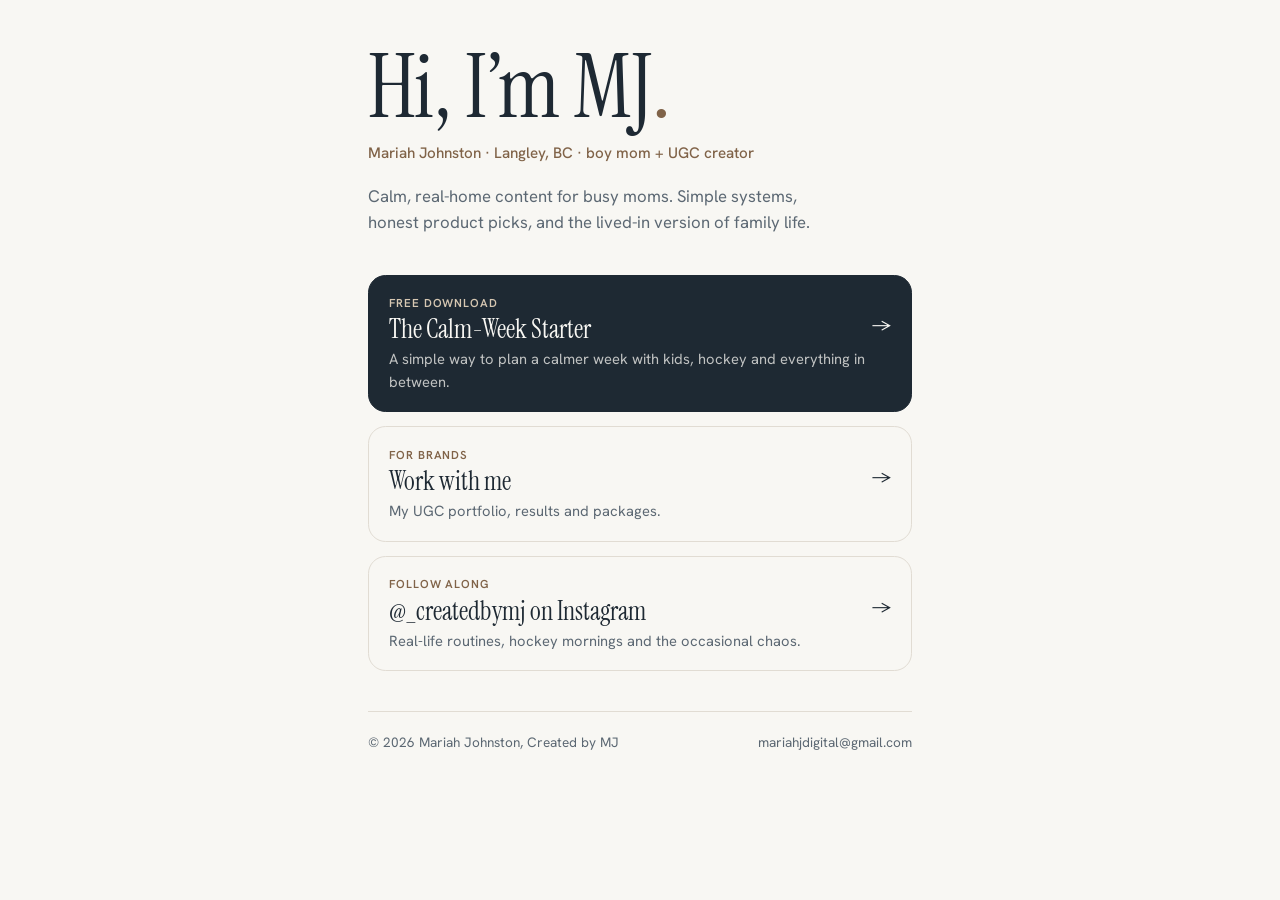
<file: index.html>
<!DOCTYPE html>
<html lang="en">
<head>
<meta charset="UTF-8">
<meta name="viewport" content="width=device-width, initial-scale=1, viewport-fit=cover">
<title>Mariah Johnston (MJ) | Created by MJ</title>
<meta name="description" content="Calm, real-home content for busy moms. Free Calm-Week Starter, UGC portfolio, and more from @_createdbymj.">
<link rel="preconnect" href="https://fonts.googleapis.com">
<link rel="preconnect" href="https://fonts.gstatic.com" crossorigin>
<link href="https://fonts.googleapis.com/css2?family=Hanken+Grotesk:wght@400;500;600&family=Instrument+Serif:ital@0;1&display=swap" rel="stylesheet">
<style>
  :root {
    --paper: 248 247 243; --shell: 239 236 229; --ink: 30 41 51; --slate2: 92 104 115;
    --oat: 214 199 178; --walnut: 128 99 72; --line: 225 220 211;
    color-scheme: light;
  }
  @media (prefers-color-scheme: dark) {
    :root {
      --paper: 23 27 31; --shell: 33 38 44; --ink: 236 233 226; --slate2: 166 172 178;
      --oat: 120 104 86; --walnut: 214 186 152; --line: 52 58 65; color-scheme: dark;
    }
  }
  *, *::before, *::after { box-sizing: border-box; }
  html, body { margin: 0; }
  body {
    background: rgb(var(--paper)); color: rgb(var(--ink));
    font-family: "Hanken Grotesk", system-ui, -apple-system, "Segoe UI", sans-serif;
    -webkit-font-smoothing: antialiased; line-height: 1.5;
    padding: max(48px, env(safe-area-inset-top)) max(20px, env(safe-area-inset-right)) max(40px, env(safe-area-inset-bottom)) max(20px, env(safe-area-inset-left));
  }
  main { max-width: 34rem; margin: 0 auto; display: grid; gap: 2.5rem; }
  .display { font-family: "Instrument Serif", Georgia, "Times New Roman", serif; font-weight: 400; letter-spacing: -0.01em; }
  h1 { margin: 0; font-size: clamp(3.5rem, 14vw, 5.5rem); line-height: .9; }
  h1 .dot { color: rgb(var(--walnut)); }
  .who { margin: .9rem 0 0; color: rgb(var(--walnut)); font-weight: 500; font-size: .95rem; }
  .intro { margin: 1.25rem 0 0; color: rgb(var(--slate2)); font-size: 1.05rem; max-width: 30rem; }
  .links { display: grid; gap: .9rem; }
  .card {
    display: grid; gap: .25rem; text-decoration: none; color: inherit;
    border: 1px solid rgb(var(--line)); border-radius: 1.1rem; padding: 1.15rem 1.25rem;
    background: rgb(var(--paper)); transition: border-color .2s, transform .2s;
  }
  .card:hover { border-color: rgb(var(--walnut)); transform: translateY(-1px); }
  .card .label { font-size: .72rem; letter-spacing: .08em; text-transform: uppercase; color: rgb(var(--walnut)); font-weight: 600; }
  .card .title { font-family: "Instrument Serif", Georgia, serif; font-size: 1.65rem; line-height: 1.1; }
  .card .note { color: rgb(var(--slate2)); font-size: .92rem; }
  .card.feature { background: rgb(var(--ink)); color: rgb(var(--paper)); border-color: rgb(var(--ink)); }
  .card.feature .label { color: rgb(var(--oat)); }
  .card.feature .note { color: rgb(var(--paper) / .75); }
  .arrow { float: right; font-family: "Hanken Grotesk", sans-serif; font-size: 1.1rem; }
  footer { display: flex; flex-wrap: wrap; gap: 1rem 1.5rem; justify-content: space-between; color: rgb(var(--slate2)); font-size: .85rem; border-top: 1px solid rgb(var(--line)); padding-top: 1.25rem; }
  footer a { color: inherit; }
  a:focus-visible { outline: 2px solid rgb(var(--walnut)); outline-offset: 3px; }
</style>
</head>
<body>
<main>
  <header>
    <h1 class="display">Hi, I’m MJ<span class="dot">.</span></h1>
    <p class="who">Mariah Johnston · Langley, BC · boy mom + UGC creator</p>
    <p class="intro">Calm, real-home content for busy moms. Simple systems, honest product picks, and the lived-in version of family life.</p>
  </header>

  <nav class="links" aria-label="Main links">
    <a class="card feature" href="/calm-week-starter.html">
      <span class="label">Free download</span>
      <span class="title">The Calm-Week Starter <span class="arrow" aria-hidden="true">→</span></span>
      <span class="note">A simple way to plan a calmer week with kids, hockey and everything in between.</span>
    </a>
    <a class="card" href="/portfolio.html">
      <span class="label">For brands</span>
      <span class="title">Work with me <span class="arrow" aria-hidden="true">→</span></span>
      <span class="note">My UGC portfolio, results and packages.</span>
    </a>
    <a class="card" href="https://www.instagram.com/_createdbymj/" target="_blank" rel="noopener">
      <span class="label">Follow along</span>
      <span class="title">@_createdbymj on Instagram <span class="arrow" aria-hidden="true">→</span></span>
      <span class="note">Real-life routines, hockey mornings and the occasional chaos.</span>
    </a>
  </nav>

  <footer>
    <span>© 2026 Mariah Johnston, Created by MJ</span>
    <span>mariahjdigital@gmail.com</span>
  </footer>
</main>
</body>
</html>
</file>
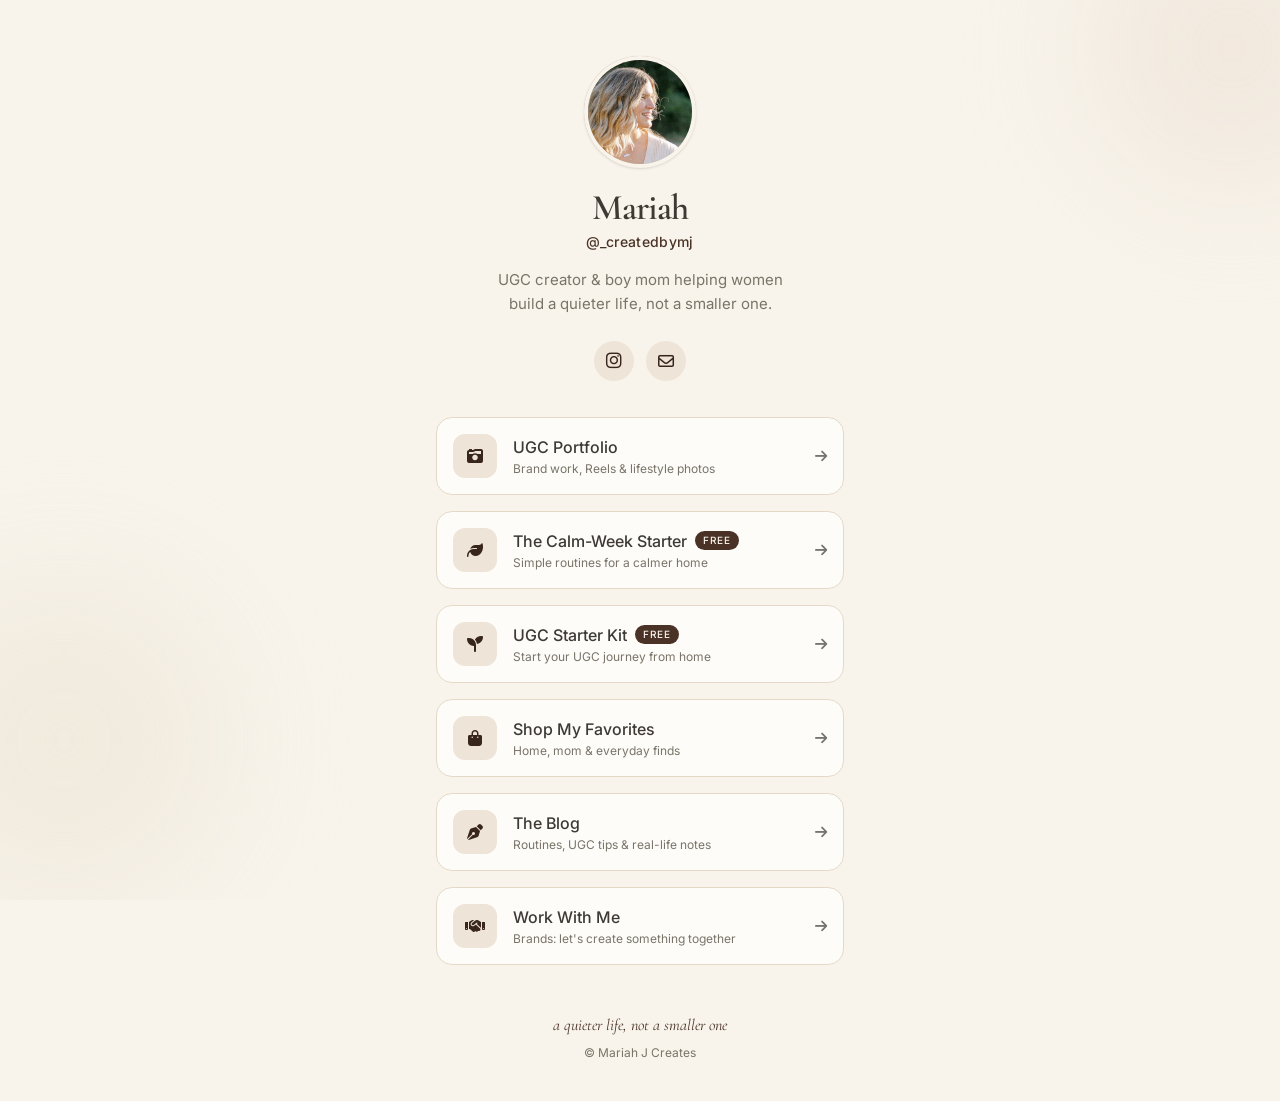
<file: mariahjcreates-site/index.html>
<!DOCTYPE html>
<html lang="en">
<head>
  <meta charset="UTF-8">
  <meta name="viewport" content="width=device-width, initial-scale=1.0">
  <title>Mariah J Creates</title>
  <meta name="description" content="UGC creator and boy mom helping women build a quieter life, not a smaller one.">
  <meta property="og:title" content="Mariah J Creates">
  <meta property="og:description" content="UGC creator and boy mom helping women build a quieter life, not a smaller one.">
  <meta property="og:image" content="https://mariahjcreates.com/images/mariah-full.jpg">
  <link rel="icon" href="/images/profile.jpg">
  <link rel="preconnect" href="https://fonts.googleapis.com">
  <link rel="preconnect" href="https://fonts.gstatic.com" crossorigin>
  <link href="https://fonts.googleapis.com/css2?family=Cormorant+Garamond:ital,wght@0,500;0,600;1,500&family=Inter:wght@400;500&display=swap" rel="stylesheet">
  <link rel="stylesheet" href="https://cdnjs.cloudflare.com/ajax/libs/font-awesome/6.5.2/css/all.min.css">
  <link rel="stylesheet" href="/assets/styles.css">
</head>
<body data-page="home" class="bg-cream text-ink font-sans min-h-screen flex flex-col">
  <div aria-hidden="true" class="pointer-events-none fixed inset-0 -z-10 overflow-hidden">
    <div class="absolute -top-24 -right-24 w-72 h-72 rounded-full bg-espresso-mist opacity-70 blur-3xl"></div>
    <div class="absolute bottom-0 -left-24 w-80 h-80 rounded-full bg-linen opacity-80 blur-3xl"></div>
  </div>
  <main class="relative mx-auto w-full max-w-md px-5 pt-14 pb-10 flex flex-col items-center text-center fade">
    <div class="w-28 h-28 rounded-full p-1 bg-gradient-to-br from-espresso-soft to-sand shadow-sm">
      <img id="profile-photo" src="/images/profile.jpg" alt="Mariah" class="w-full h-full rounded-full object-cover ring-4 ring-cream">
    </div>
    <h1 id="name" class="mt-5 font-serif text-4xl font-semibold tracking-tight">Mariah</h1>
    <p id="handle" class="mt-1 text-sm text-espresso font-medium tracking-wide"></p>
    <p id="bio" class="mt-4 max-w-xs text-[15px] leading-relaxed text-muted"></p>
    <nav id="socials" aria-label="Social media" class="mt-6 flex items-center gap-3"></nav>
    <section id="links" aria-label="Links" class="mt-9 w-full flex flex-col gap-4"></section>
    <footer class="mt-12 text-xs text-muted">
      <p id="tagline" class="font-serif italic text-base text-espresso"></p>
      <p class="mt-2">&copy; Mariah J Creates</p>
    </footer>
  </main>
  <script src="/assets/site.js"></script>
</body>
</html>
</file>
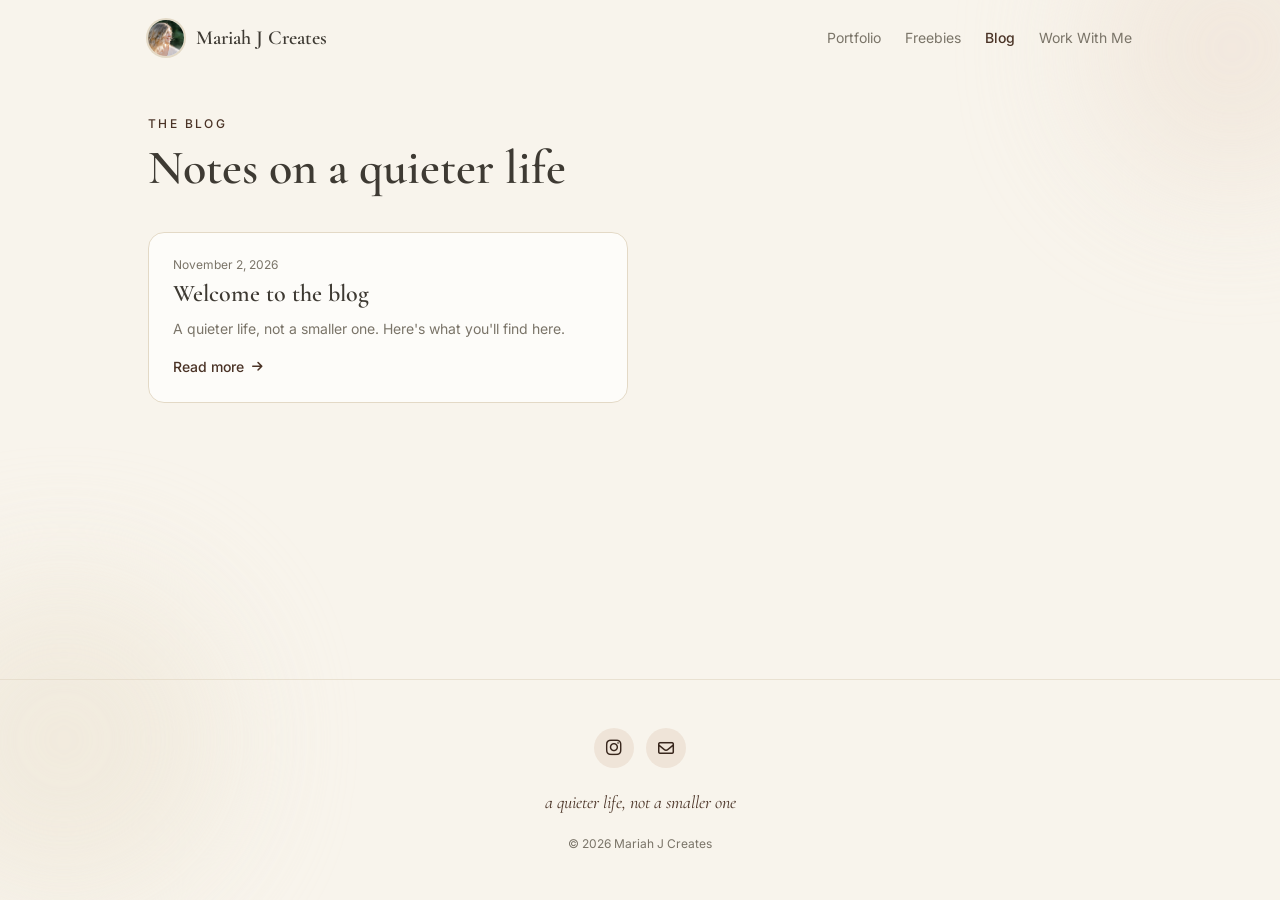
<file: blog.html>
<!DOCTYPE html>
<html lang="en">
<head>
  <meta charset="UTF-8">
  <meta name="viewport" content="width=device-width, initial-scale=1.0">
  <title>Blog | Mariah J Creates</title>
  <meta name="description" content="Simple routines, UGC tips and real-life notes from Mariah.">
  <meta property="og:title" content="Blog | Mariah J Creates">
  <meta property="og:description" content="Simple routines, UGC tips and real-life notes from Mariah.">
  <meta property="og:image" content="https://mariahjcreates.com/images/mariah-full.jpg">
  <link rel="icon" href="/images/profile.jpg">
  <link rel="preconnect" href="https://fonts.googleapis.com">
  <link rel="preconnect" href="https://fonts.gstatic.com" crossorigin>
  <link href="https://fonts.googleapis.com/css2?family=Cormorant+Garamond:ital,wght@0,500;0,600;1,500&family=Inter:wght@400;500&display=swap" rel="stylesheet">
  <link rel="stylesheet" href="https://cdnjs.cloudflare.com/ajax/libs/font-awesome/6.5.2/css/all.min.css">
  <link rel="stylesheet" href="/assets/styles.css">
</head>
<body data-page="blog" class="bg-cream text-ink font-sans min-h-screen flex flex-col">
  <div aria-hidden="true" class="pointer-events-none fixed inset-0 -z-10 overflow-hidden">
    <div class="absolute -top-24 -right-24 w-72 h-72 rounded-full bg-espresso-mist opacity-70 blur-3xl"></div>
    <div class="absolute bottom-0 -left-24 w-80 h-80 rounded-full bg-linen opacity-80 blur-3xl"></div>
  </div>
  <header id="site-header" class="relative"></header>
  <main class="relative mx-auto w-full max-w-5xl px-5 py-10 fade">
    <p class="text-xs uppercase tracking-[0.2em] text-espresso font-medium">The Blog</p>
    <h1 class="mt-3 font-serif text-4xl md:text-5xl font-semibold">Notes on a quieter life</h1>
    <section id="posts" class="mt-10 grid md:grid-cols-2 gap-6"></section>
  </main>
  <footer id="site-footer" class="mt-auto border-t border-sand/70"></footer>
  <script src="/assets/site.js"></script>
</body>
</html>
</file>
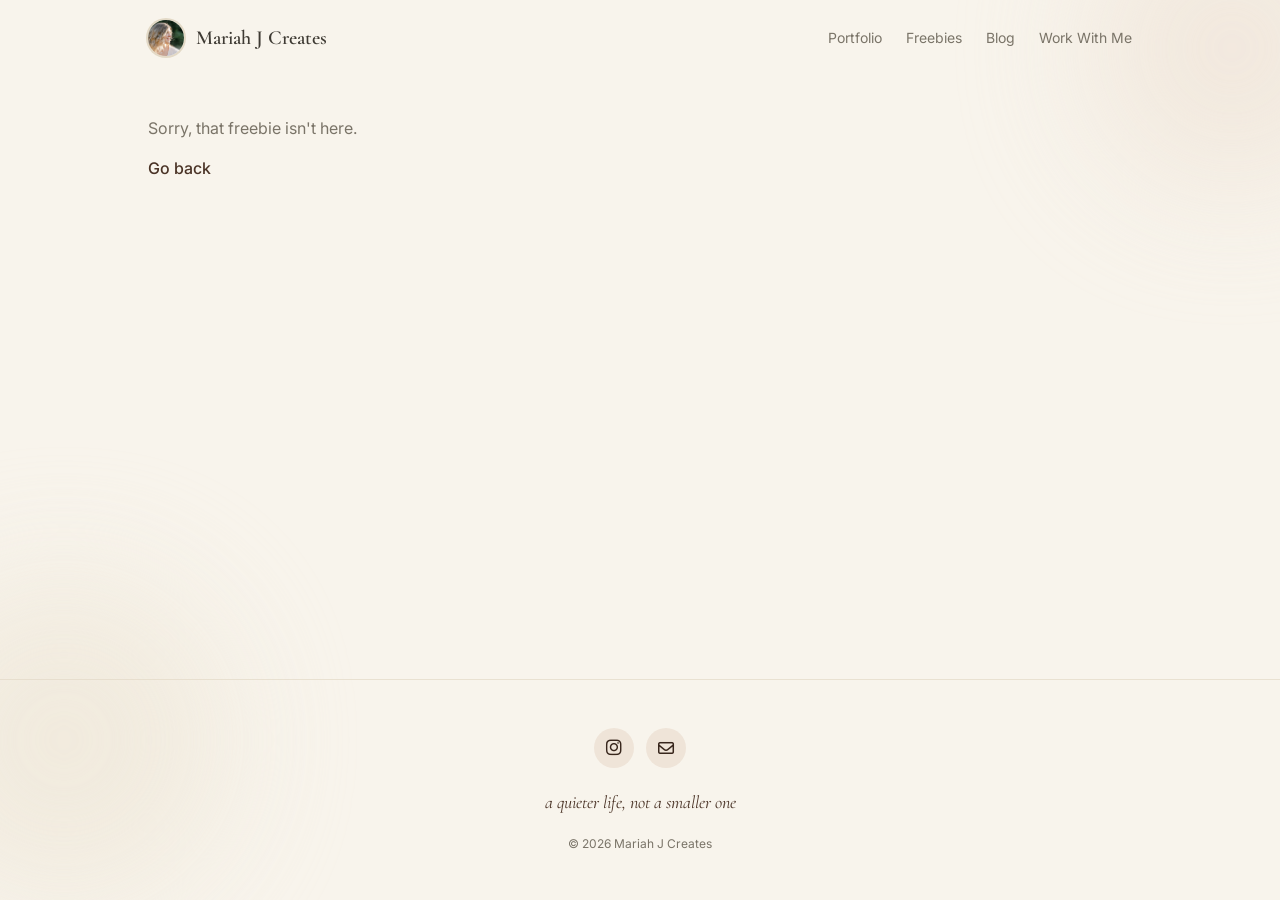
<file: freebie.html>
<!DOCTYPE html>
<html lang="en">
<head>
  <meta charset="UTF-8">
  <meta name="viewport" content="width=device-width, initial-scale=1.0">
  <title>Free Resource | Mariah J Creates</title>
  <meta name="description" content="UGC creator and boy mom helping women build a quieter life, not a smaller one.">
  <meta property="og:title" content="Free Resource | Mariah J Creates">
  <meta property="og:description" content="UGC creator and boy mom helping women build a quieter life, not a smaller one.">
  <meta property="og:image" content="https://mariahjcreates.com/images/mariah-full.jpg">
  <link rel="icon" href="/images/profile.jpg">
  <link rel="preconnect" href="https://fonts.googleapis.com">
  <link rel="preconnect" href="https://fonts.gstatic.com" crossorigin>
  <link href="https://fonts.googleapis.com/css2?family=Cormorant+Garamond:ital,wght@0,500;0,600;1,500&family=Inter:wght@400;500&display=swap" rel="stylesheet">
  <link rel="stylesheet" href="https://cdnjs.cloudflare.com/ajax/libs/font-awesome/6.5.2/css/all.min.css">
  <link rel="stylesheet" href="/assets/styles.css">
</head>
<body data-page="freebie" class="bg-cream text-ink font-sans min-h-screen flex flex-col">
  <div aria-hidden="true" class="pointer-events-none fixed inset-0 -z-10 overflow-hidden">
    <div class="absolute -top-24 -right-24 w-72 h-72 rounded-full bg-espresso-mist opacity-70 blur-3xl"></div>
    <div class="absolute bottom-0 -left-24 w-80 h-80 rounded-full bg-linen opacity-80 blur-3xl"></div>
  </div>
  <header id="site-header" class="relative"></header>
  <main id="freebie" class="relative mx-auto w-full max-w-5xl px-5 py-10 fade">
    <div class="grid md:grid-cols-2 gap-10 items-start">
      <div id="f-image" class="aspect-[4/5] rounded-3xl overflow-hidden bg-espresso-mist flex items-center justify-center text-espresso text-6xl"><i class="fa-solid fa-gift"></i></div>
      <div>
        <span class="text-[10px] uppercase tracking-widest font-medium rounded-full bg-espresso text-cream px-2 py-0.5">Free</span>
        <h1 id="f-title" class="mt-4 font-serif text-4xl md:text-5xl font-semibold leading-tight"></h1>
        <p id="f-subtitle" class="mt-2 text-espresso font-medium"></p>
        <p id="f-description" class="mt-5 text-muted leading-relaxed"></p>
        <ul id="f-bullets" class="mt-6 space-y-3 text-sm"></ul>
        <form id="signup" name="freebie-signup" method="POST" data-netlify="true" netlify-honeypot="company" class="mt-8 rounded-2xl border border-sand bg-white/70 p-5 space-y-3">
          <input type="hidden" name="form-name" value="freebie-signup">
          <input type="hidden" name="freebie" value="">
          <p class="hidden"><label>Company <input name="company"></label></p>
          <label class="block text-sm"><span class="sr-only">First name</span><input name="first_name" required placeholder="First name" class="field"></label>
          <label class="block text-sm"><span class="sr-only">Email</span><input name="email" type="email" required placeholder="Email address" class="field"></label>
          <button type="submit" class="btn-primary w-full rounded-full px-6 py-3 text-sm font-medium">Send it to me</button>
          <p class="text-[11px] text-muted text-center">You'll also get my emails. Unsubscribe anytime.</p>
        </form>
        <div id="thanks" class="hidden mt-8 rounded-2xl bg-espresso-mist p-6">
          <p class="font-serif text-2xl font-semibold">You're in!</p>
          <p class="mt-2 text-sm text-muted">Thanks for signing up. Your freebie is on its way.</p>
          <a id="download" hidden href="#" target="_blank" rel="noopener" class="btn-primary mt-4 inline-flex items-center gap-2 rounded-full px-6 py-3 text-sm font-medium"><i class="fa-solid fa-download"></i> Download now</a>
        </div>
      </div>
    </div>
  </main>
  <footer id="site-footer" class="mt-auto border-t border-sand/70"></footer>
  <script src="/assets/site.js"></script>
</body>
</html>
</file>
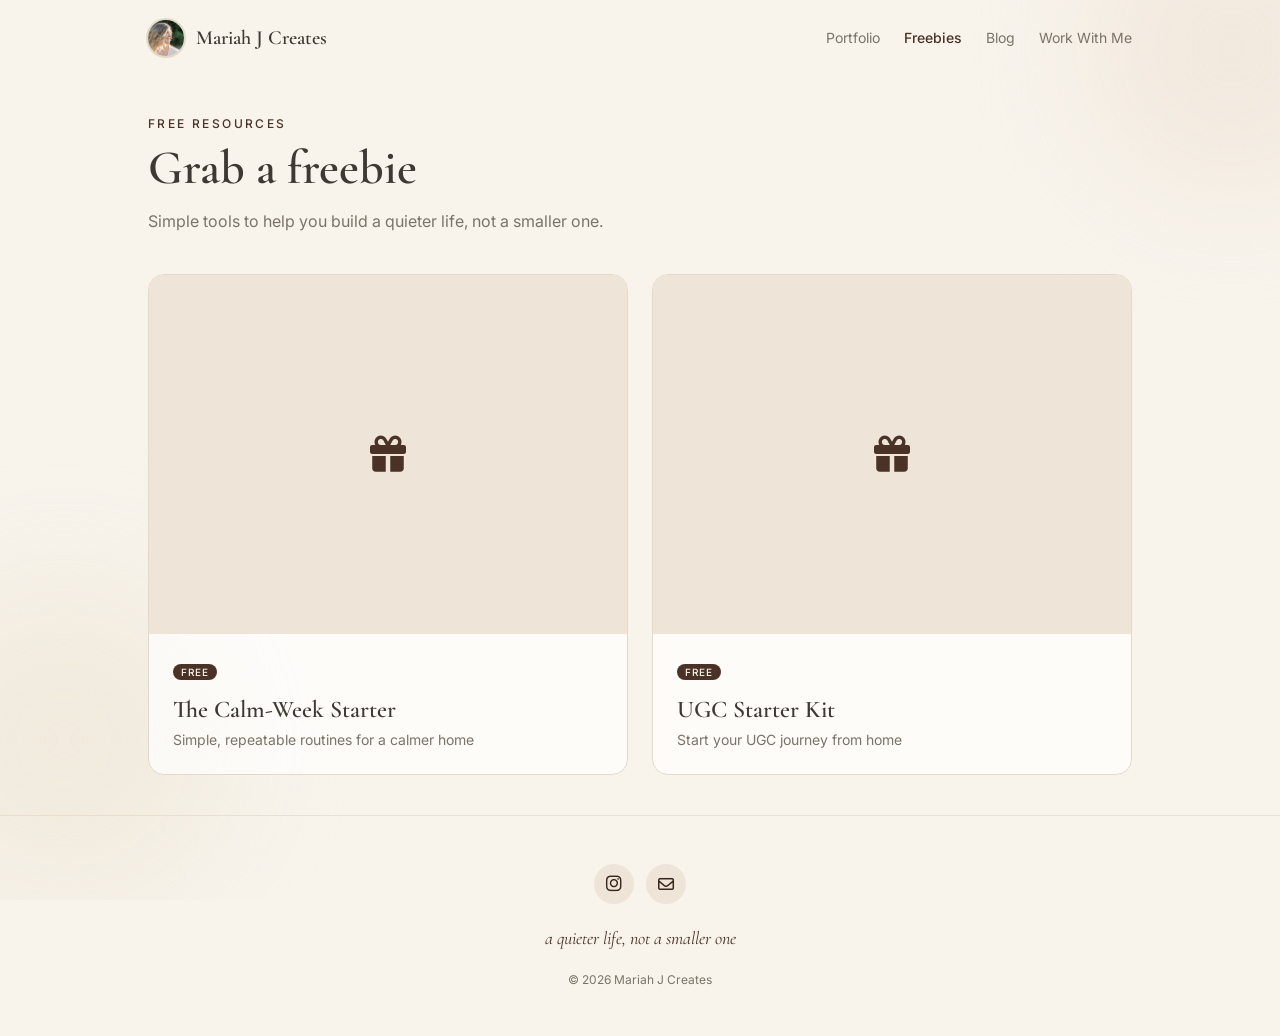
<file: freebies.html>
<!DOCTYPE html>
<html lang="en">
<head>
  <meta charset="UTF-8">
  <meta name="viewport" content="width=device-width, initial-scale=1.0">
  <title>Free Resources | Mariah J Creates</title>
  <meta name="description" content="Free guides for moms building a calmer home and a business of their own.">
  <meta property="og:title" content="Free Resources | Mariah J Creates">
  <meta property="og:description" content="Free guides for moms building a calmer home and a business of their own.">
  <meta property="og:image" content="https://mariahjcreates.com/images/mariah-full.jpg">
  <link rel="icon" href="/images/profile.jpg">
  <link rel="preconnect" href="https://fonts.googleapis.com">
  <link rel="preconnect" href="https://fonts.gstatic.com" crossorigin>
  <link href="https://fonts.googleapis.com/css2?family=Cormorant+Garamond:ital,wght@0,500;0,600;1,500&family=Inter:wght@400;500&display=swap" rel="stylesheet">
  <link rel="stylesheet" href="https://cdnjs.cloudflare.com/ajax/libs/font-awesome/6.5.2/css/all.min.css">
  <link rel="stylesheet" href="/assets/styles.css">
</head>
<body data-page="freebies" class="bg-cream text-ink font-sans min-h-screen flex flex-col">
  <div aria-hidden="true" class="pointer-events-none fixed inset-0 -z-10 overflow-hidden">
    <div class="absolute -top-24 -right-24 w-72 h-72 rounded-full bg-espresso-mist opacity-70 blur-3xl"></div>
    <div class="absolute bottom-0 -left-24 w-80 h-80 rounded-full bg-linen opacity-80 blur-3xl"></div>
  </div>
  <header id="site-header" class="relative"></header>
  <main class="relative mx-auto w-full max-w-5xl px-5 py-10 fade">
    <p class="text-xs uppercase tracking-[0.2em] text-espresso font-medium">Free resources</p>
    <h1 class="mt-3 font-serif text-4xl md:text-5xl font-semibold">Grab a freebie</h1>
    <p class="mt-4 text-muted max-w-xl leading-relaxed">Simple tools to help you build a quieter life, not a smaller one.</p>
    <section id="freebie-list" class="mt-10 grid sm:grid-cols-2 gap-6"></section>
  </main>
  <footer id="site-footer" class="mt-auto border-t border-sand/70"></footer>
  <script src="/assets/site.js"></script>
</body>
</html>
</file>
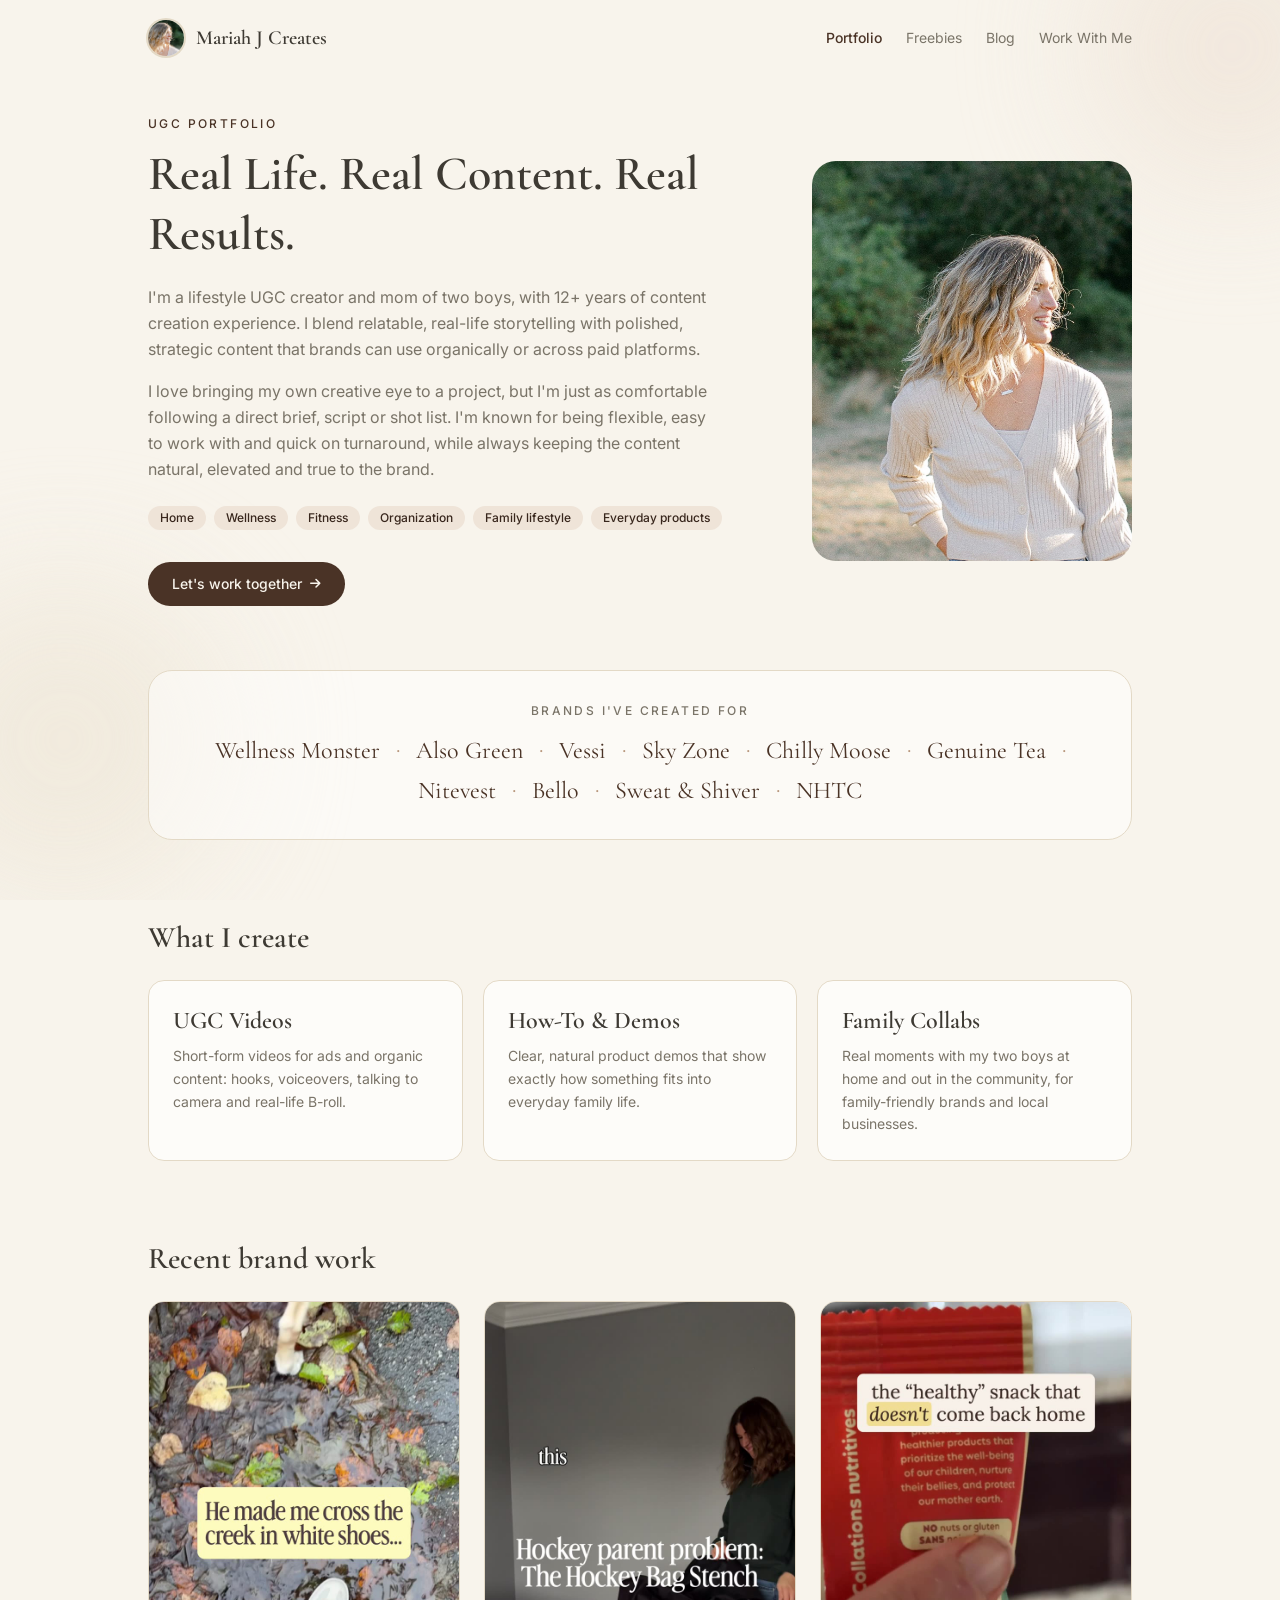
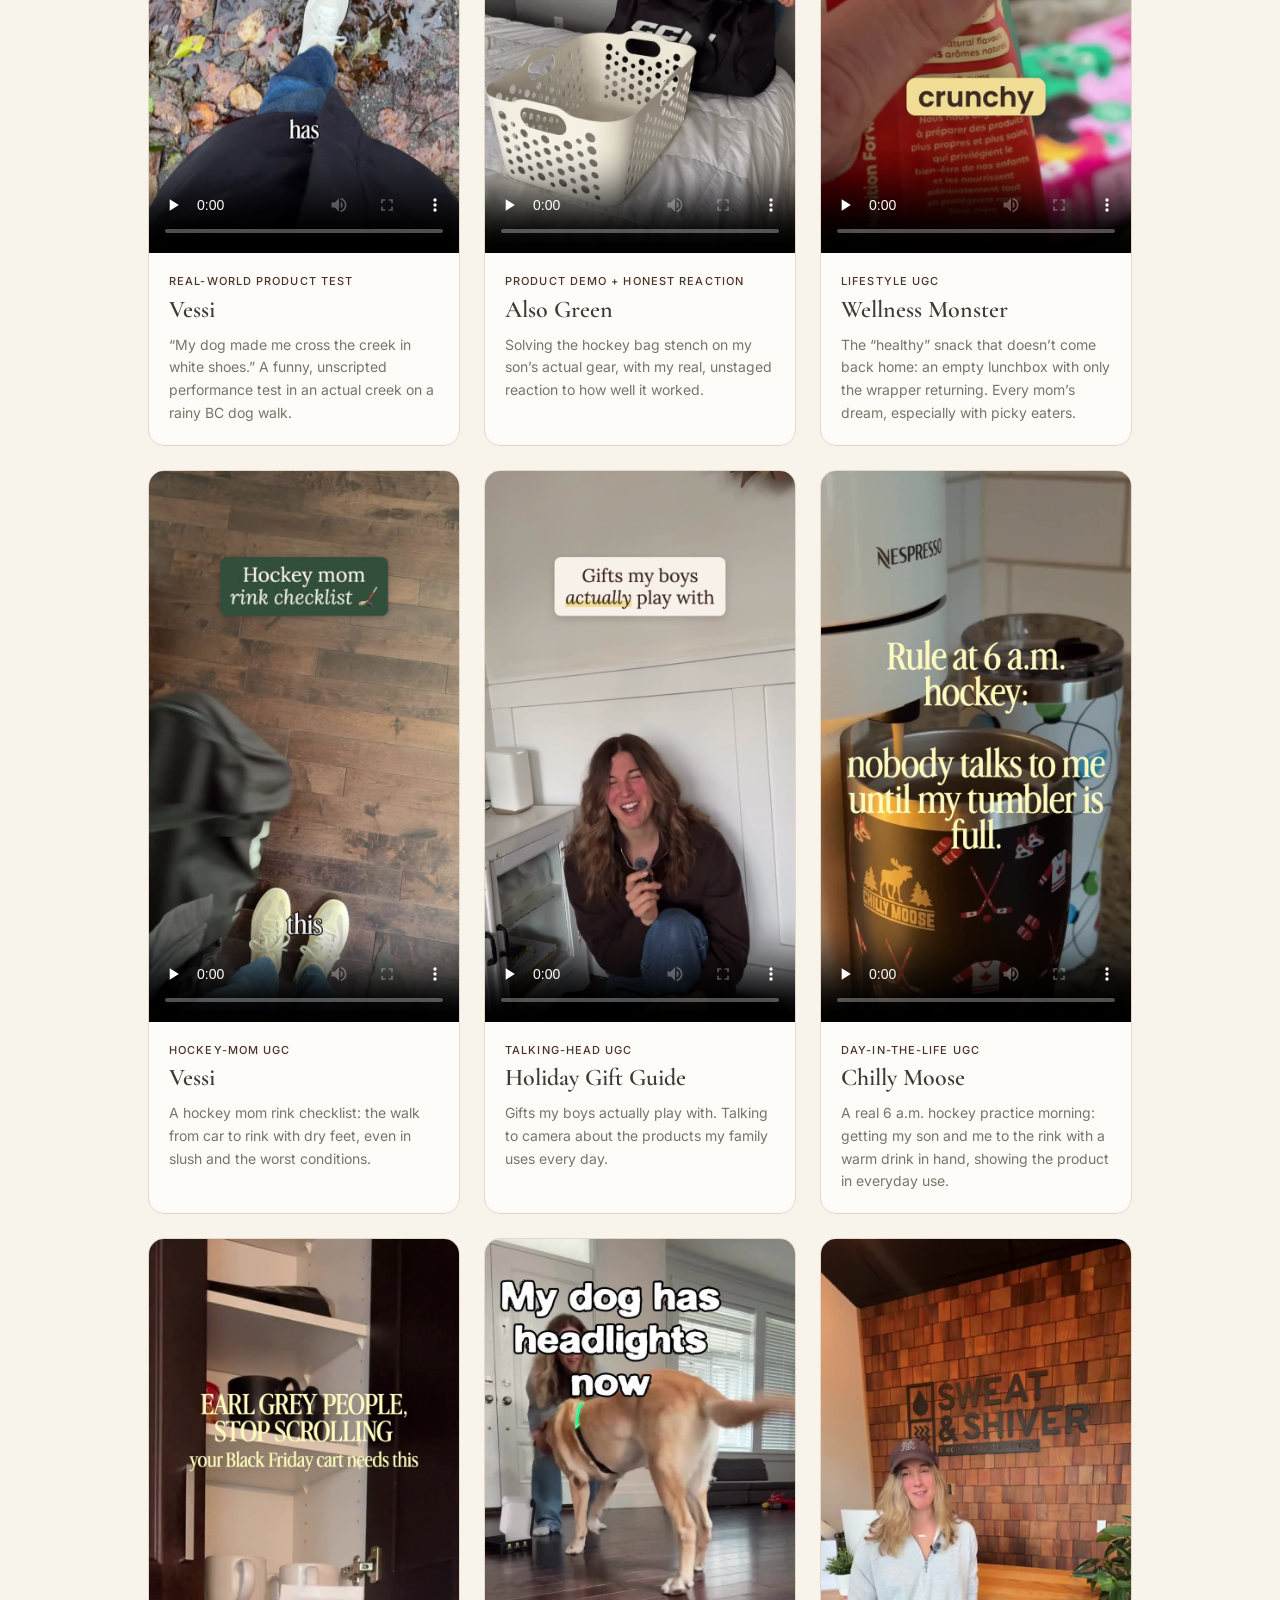
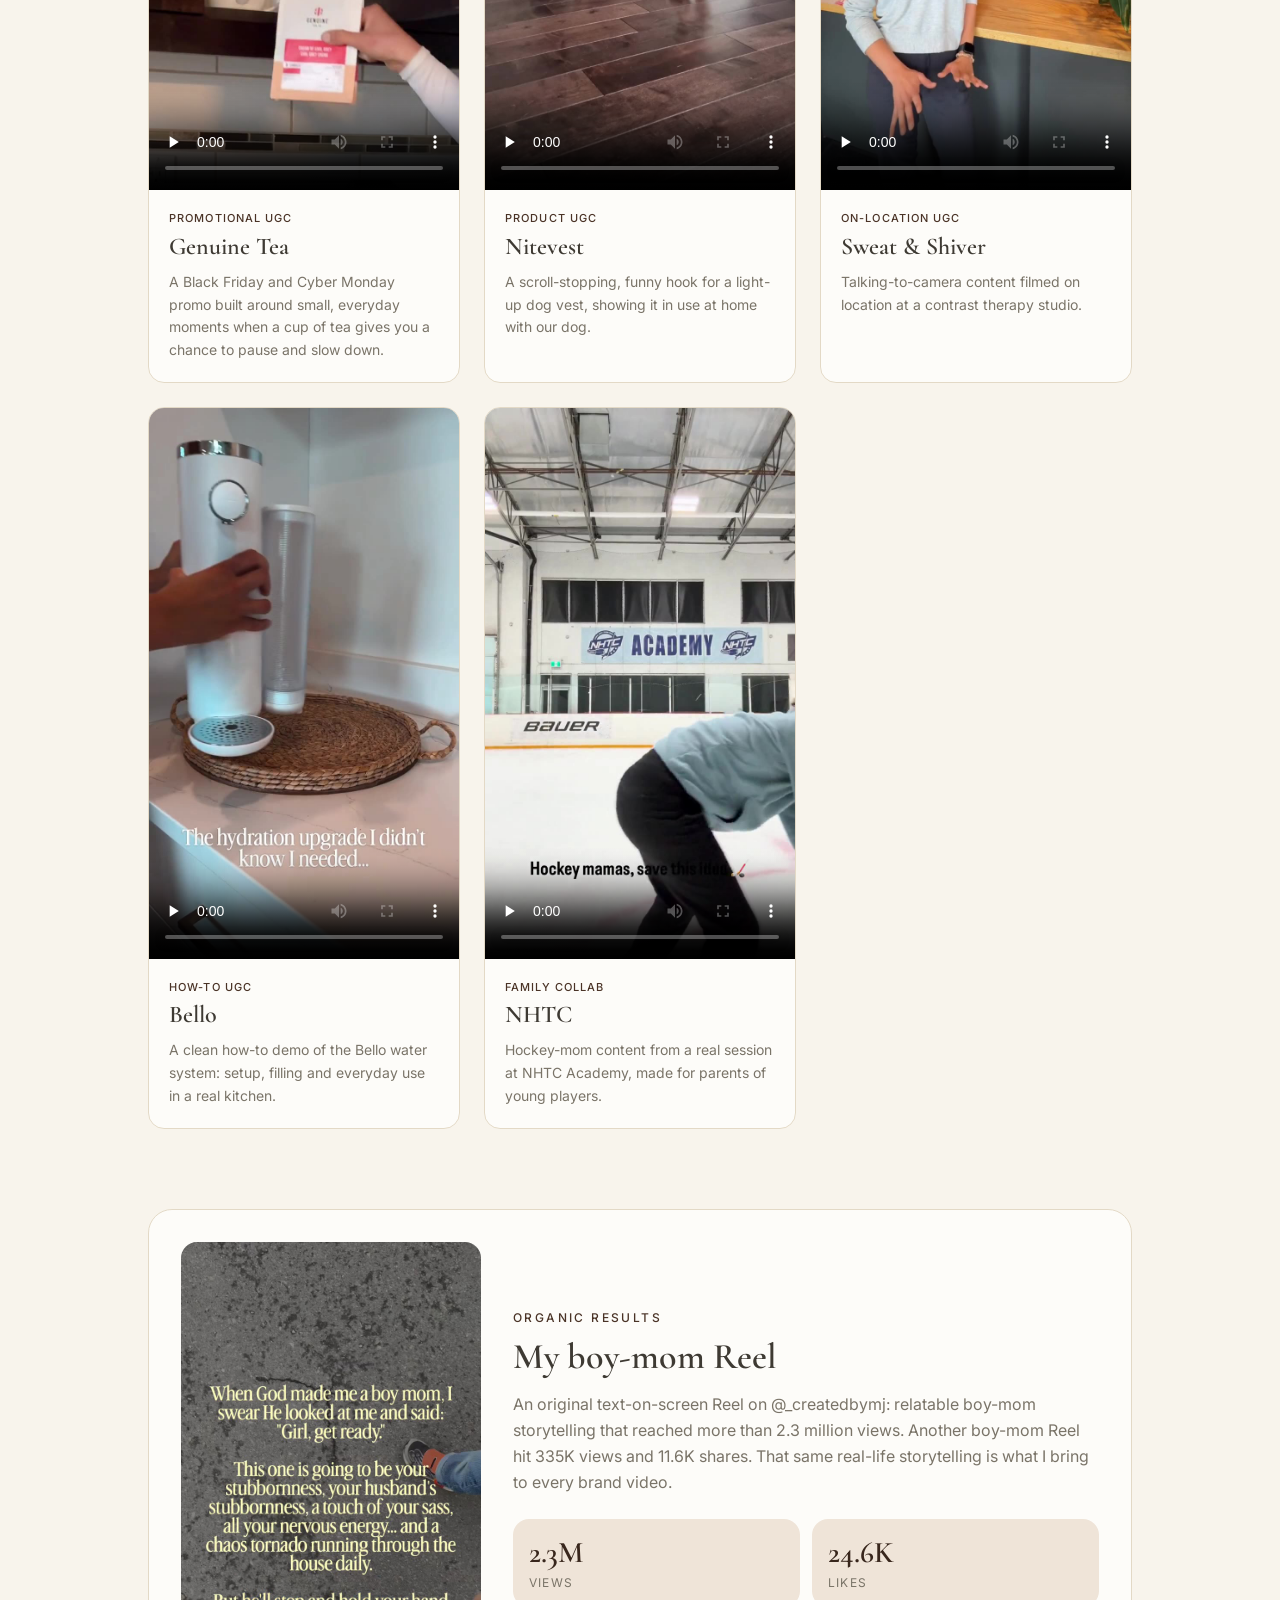
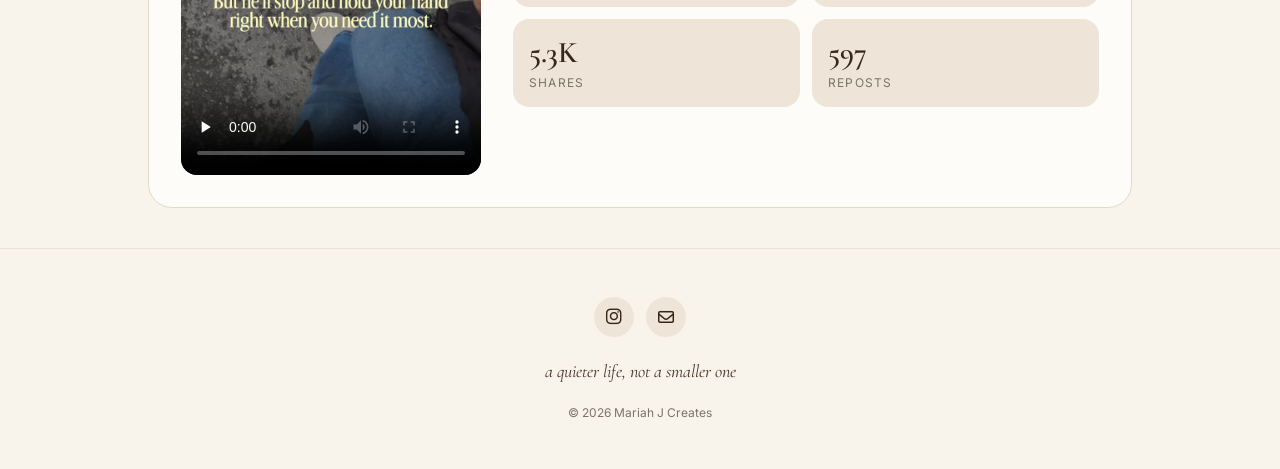
<file: portfolio.html>
<!DOCTYPE html>
<html lang="en">
<head>
  <meta charset="UTF-8">
  <meta name="viewport" content="width=device-width, initial-scale=1.0">
  <title>UGC Portfolio | Mariah J Creates</title>
  <meta name="description" content="UGC videos and lifestyle photos by Mariah, a former corporate marketer and boy mom.">
  <meta property="og:title" content="UGC Portfolio | Mariah J Creates">
  <meta property="og:description" content="UGC videos and lifestyle photos by Mariah, a former corporate marketer and boy mom.">
  <meta property="og:image" content="https://mariahjcreates.com/images/mariah-full.jpg">
  <link rel="icon" href="/images/profile.jpg">
  <link rel="preconnect" href="https://fonts.googleapis.com">
  <link rel="preconnect" href="https://fonts.gstatic.com" crossorigin>
  <link href="https://fonts.googleapis.com/css2?family=Cormorant+Garamond:ital,wght@0,500;0,600;1,500&family=Inter:wght@400;500&display=swap" rel="stylesheet">
  <link rel="stylesheet" href="https://cdnjs.cloudflare.com/ajax/libs/font-awesome/6.5.2/css/all.min.css">
  <link rel="stylesheet" href="/assets/styles.css">
</head>
<body data-page="portfolio" class="bg-cream text-ink font-sans min-h-screen flex flex-col">
  <div aria-hidden="true" class="pointer-events-none fixed inset-0 -z-10 overflow-hidden">
    <div class="absolute -top-24 -right-24 w-72 h-72 rounded-full bg-espresso-mist opacity-70 blur-3xl"></div>
    <div class="absolute bottom-0 -left-24 w-80 h-80 rounded-full bg-linen opacity-80 blur-3xl"></div>
  </div>
  <header id="site-header" class="relative"></header>
  <main class="relative mx-auto w-full max-w-5xl px-5 py-10 fade">
    <section class="grid md:grid-cols-[1fr_320px] gap-10 items-center">
      <div>
        <p class="text-xs uppercase tracking-[0.2em] text-espresso font-medium">UGC Portfolio</p>
        <h1 id="headline" class="mt-3 font-serif text-4xl md:text-5xl font-semibold leading-tight"></h1>
        <div id="intro" class="mt-5 text-muted leading-relaxed max-w-xl space-y-4"></div>
        <div id="focus" class="mt-6 flex flex-wrap gap-2"></div>
        <a href="/work-with-me" class="btn-primary mt-8 inline-flex items-center gap-2 rounded-full px-6 py-3 text-sm font-medium">Let's work together <i class="fa-solid fa-arrow-right text-xs"></i></a>
      </div>
      <img src="/images/mariah-full.jpg" alt="Mariah" class="w-full aspect-[4/5] object-cover rounded-3xl">
    </section>
    <section id="brands-wrap" hidden class="mt-16 rounded-3xl border border-sand bg-white/50 px-6 py-8 text-center">
      <p class="text-xs uppercase tracking-[0.2em] text-muted font-medium">Brands I've created for</p>
      <div id="brands" class="mt-4 flex flex-wrap items-center justify-center gap-x-4 gap-y-2"></div>
    </section>
    <h2 class="mt-20 font-serif text-3xl font-semibold">What I create</h2>
    <section id="services" class="mt-6 grid md:grid-cols-3 gap-5"></section>
    <h2 class="mt-20 font-serif text-3xl font-semibold">Recent brand work</h2>
    <section id="projects" class="mt-6 grid sm:grid-cols-2 lg:grid-cols-3 gap-6"></section>
    <section id="highlight-wrap" hidden class="mt-20">
      <div id="highlight" class="rounded-3xl border border-sand bg-white/70 p-6 md:p-8 flex flex-col md:flex-row gap-8 md:items-center"></div>
    </section>
  </main>
  <footer id="site-footer" class="mt-auto border-t border-sand/70"></footer>
  <script src="/assets/site.js"></script>
</body>
</html>
</file>
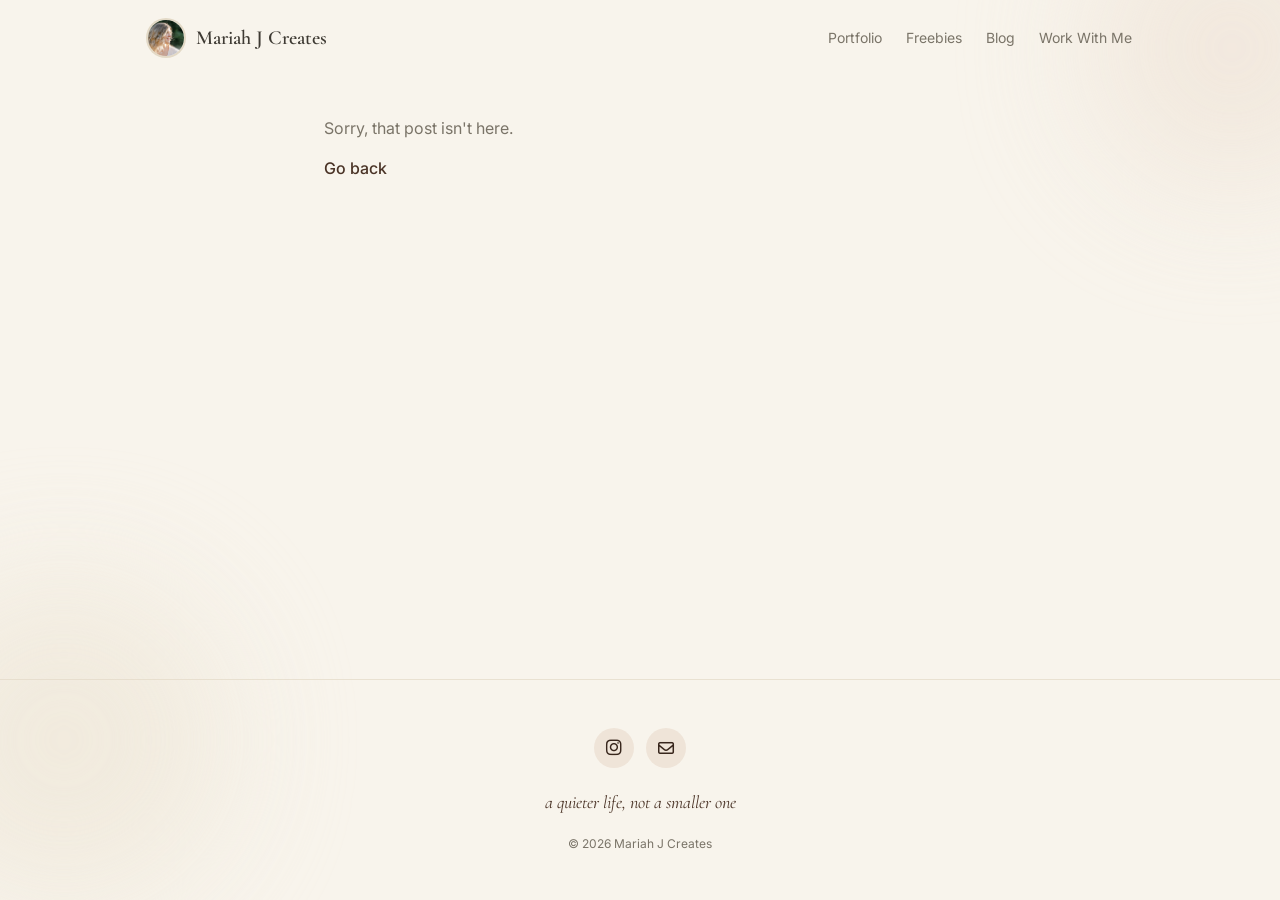
<file: post.html>
<!DOCTYPE html>
<html lang="en">
<head>
  <meta charset="UTF-8">
  <meta name="viewport" content="width=device-width, initial-scale=1.0">
  <title>Blog | Mariah J Creates</title>
  <meta name="description" content="UGC creator and boy mom helping women build a quieter life, not a smaller one.">
  <meta property="og:title" content="Blog | Mariah J Creates">
  <meta property="og:description" content="UGC creator and boy mom helping women build a quieter life, not a smaller one.">
  <meta property="og:image" content="https://mariahjcreates.com/images/mariah-full.jpg">
  <link rel="icon" href="/images/profile.jpg">
  <link rel="preconnect" href="https://fonts.googleapis.com">
  <link rel="preconnect" href="https://fonts.gstatic.com" crossorigin>
  <link href="https://fonts.googleapis.com/css2?family=Cormorant+Garamond:ital,wght@0,500;0,600;1,500&family=Inter:wght@400;500&display=swap" rel="stylesheet">
  <link rel="stylesheet" href="https://cdnjs.cloudflare.com/ajax/libs/font-awesome/6.5.2/css/all.min.css">
  <link rel="stylesheet" href="/assets/styles.css">
</head>
<body data-page="post" class="bg-cream text-ink font-sans min-h-screen flex flex-col">
  <div aria-hidden="true" class="pointer-events-none fixed inset-0 -z-10 overflow-hidden">
    <div class="absolute -top-24 -right-24 w-72 h-72 rounded-full bg-espresso-mist opacity-70 blur-3xl"></div>
    <div class="absolute bottom-0 -left-24 w-80 h-80 rounded-full bg-linen opacity-80 blur-3xl"></div>
  </div>
  <header id="site-header" class="relative"></header>
  <main class="relative mx-auto w-full max-w-2xl px-5 py-10 fade">
    <article id="post"></article>
  </main>
  <footer id="site-footer" class="mt-auto border-t border-sand/70"></footer>
  <script src="/assets/marked.js"></script>
  <script src="/assets/site.js"></script>
</body>
</html>
</file>
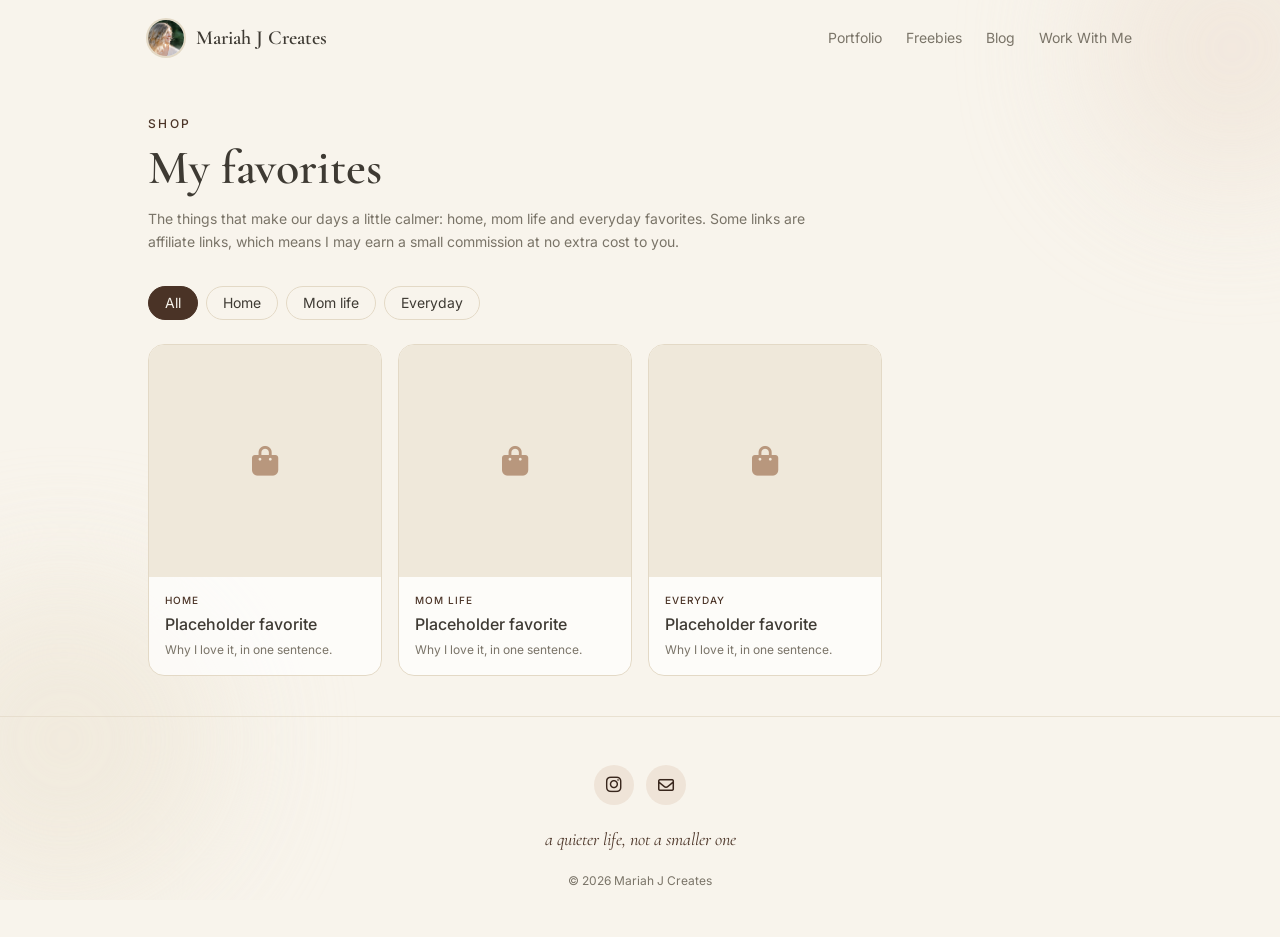
<file: shop.html>
<!DOCTYPE html>
<html lang="en">
<head>
  <meta charset="UTF-8">
  <meta name="viewport" content="width=device-width, initial-scale=1.0">
  <title>Shop My Favorites | Mariah J Creates</title>
  <meta name="description" content="Home, mom life and everyday favorites from Mariah.">
  <meta property="og:title" content="Shop My Favorites | Mariah J Creates">
  <meta property="og:description" content="Home, mom life and everyday favorites from Mariah.">
  <meta property="og:image" content="https://mariahjcreates.com/images/mariah-full.jpg">
  <link rel="icon" href="/images/profile.jpg">
  <link rel="preconnect" href="https://fonts.googleapis.com">
  <link rel="preconnect" href="https://fonts.gstatic.com" crossorigin>
  <link href="https://fonts.googleapis.com/css2?family=Cormorant+Garamond:ital,wght@0,500;0,600;1,500&family=Inter:wght@400;500&display=swap" rel="stylesheet">
  <link rel="stylesheet" href="https://cdnjs.cloudflare.com/ajax/libs/font-awesome/6.5.2/css/all.min.css">
  <link rel="stylesheet" href="/assets/styles.css">
</head>
<body data-page="shop" class="bg-cream text-ink font-sans min-h-screen flex flex-col">
  <div aria-hidden="true" class="pointer-events-none fixed inset-0 -z-10 overflow-hidden">
    <div class="absolute -top-24 -right-24 w-72 h-72 rounded-full bg-espresso-mist opacity-70 blur-3xl"></div>
    <div class="absolute bottom-0 -left-24 w-80 h-80 rounded-full bg-linen opacity-80 blur-3xl"></div>
  </div>
  <header id="site-header" class="relative"></header>
  <main class="relative mx-auto w-full max-w-5xl px-5 py-10 fade">
    <p class="text-xs uppercase tracking-[0.2em] text-espresso font-medium">Shop</p>
    <h1 class="mt-3 font-serif text-4xl md:text-5xl font-semibold">My favorites</h1>
    <p id="shop-intro" class="mt-4 text-muted max-w-2xl leading-relaxed text-sm"></p>
    <a id="shopmy" hidden href="#" target="_blank" rel="noopener" class="btn-primary mt-6 inline-flex items-center gap-2 rounded-full px-6 py-3 text-sm font-medium"><i class="fa-solid fa-bag-shopping"></i> Visit my ShopMy</a>
    <div id="shop-filters" class="mt-8 flex flex-wrap gap-2"></div>
    <section id="shop-items" class="mt-6 grid grid-cols-2 md:grid-cols-3 lg:grid-cols-4 gap-4"></section>
  </main>
  <footer id="site-footer" class="mt-auto border-t border-sand/70"></footer>
  <script src="/assets/site.js"></script>
</body>
</html>
</file>
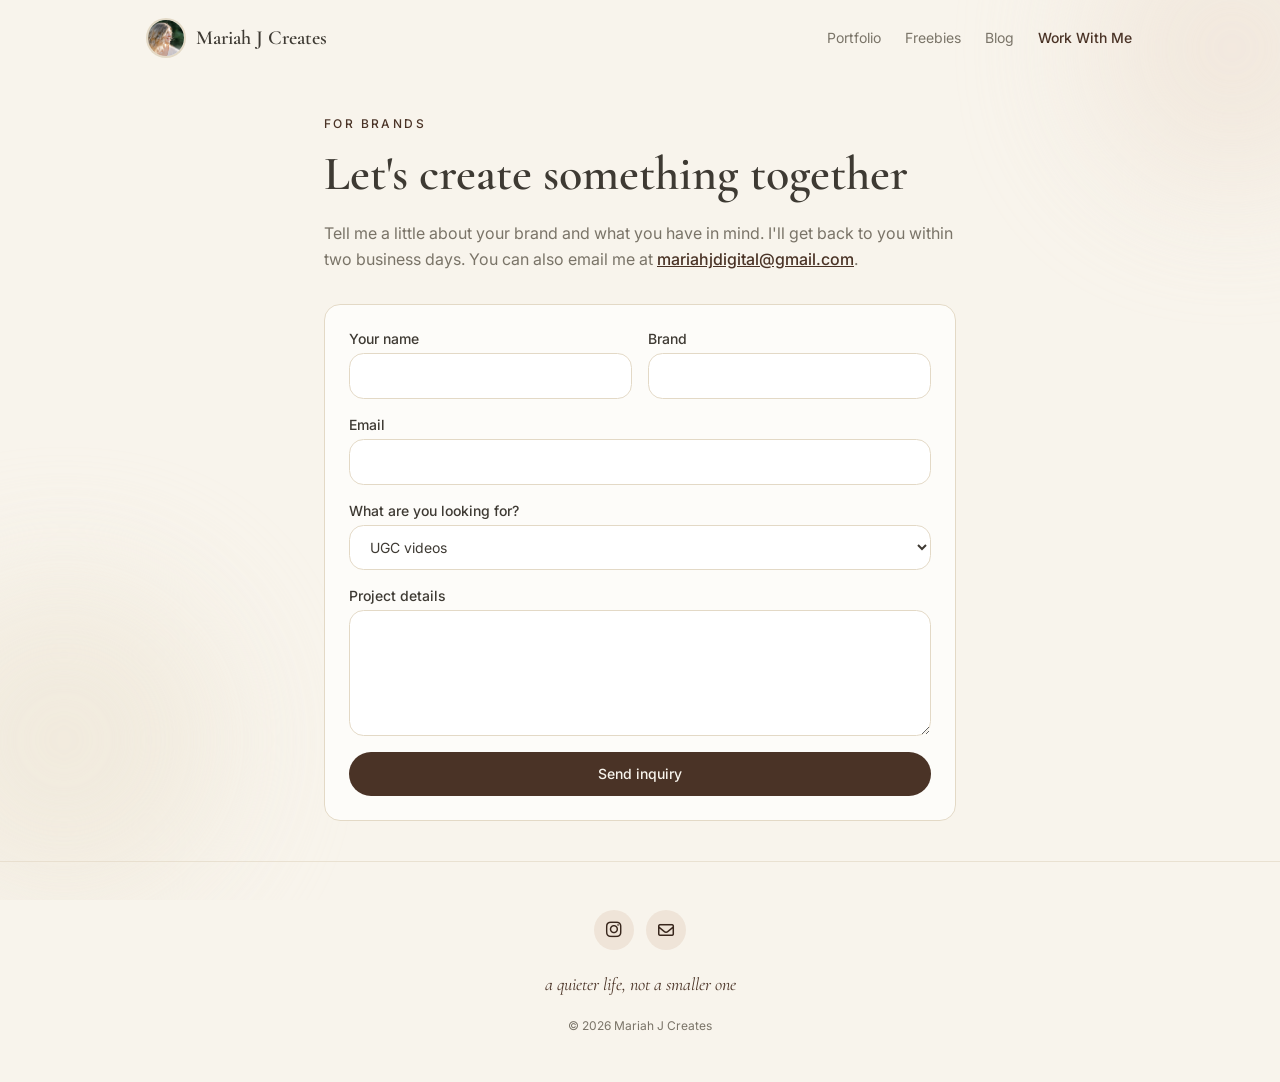
<file: work-with-me.html>
<!DOCTYPE html>
<html lang="en">
<head>
  <meta charset="UTF-8">
  <meta name="viewport" content="width=device-width, initial-scale=1.0">
  <title>Work With Me | Mariah J Creates</title>
  <meta name="description" content="Partner with Mariah on UGC videos, lifestyle photos and Instagram collabs.">
  <meta property="og:title" content="Work With Me | Mariah J Creates">
  <meta property="og:description" content="Partner with Mariah on UGC videos, lifestyle photos and Instagram collabs.">
  <meta property="og:image" content="https://mariahjcreates.com/images/mariah-full.jpg">
  <link rel="icon" href="/images/profile.jpg">
  <link rel="preconnect" href="https://fonts.googleapis.com">
  <link rel="preconnect" href="https://fonts.gstatic.com" crossorigin>
  <link href="https://fonts.googleapis.com/css2?family=Cormorant+Garamond:ital,wght@0,500;0,600;1,500&family=Inter:wght@400;500&display=swap" rel="stylesheet">
  <link rel="stylesheet" href="https://cdnjs.cloudflare.com/ajax/libs/font-awesome/6.5.2/css/all.min.css">
  <link rel="stylesheet" href="/assets/styles.css">
</head>
<body data-page="work" class="bg-cream text-ink font-sans min-h-screen flex flex-col">
  <div aria-hidden="true" class="pointer-events-none fixed inset-0 -z-10 overflow-hidden">
    <div class="absolute -top-24 -right-24 w-72 h-72 rounded-full bg-espresso-mist opacity-70 blur-3xl"></div>
    <div class="absolute bottom-0 -left-24 w-80 h-80 rounded-full bg-linen opacity-80 blur-3xl"></div>
  </div>
  <header id="site-header" class="relative"></header>
  <main class="relative mx-auto w-full max-w-2xl px-5 py-10 fade">
    <p class="text-xs uppercase tracking-[0.2em] text-espresso font-medium">For brands</p>
    <h1 class="mt-3 font-serif text-4xl md:text-5xl font-semibold leading-tight">Let's create something together</h1>
    <p class="mt-4 text-muted leading-relaxed">Tell me a little about your brand and what you have in mind. I'll get back to you within two business days. You can also email me at <a id="work-email" class="text-espresso font-medium underline" href="#"></a>.</p>
    <form id="inquiry" name="brand-inquiry" method="POST" data-netlify="true" netlify-honeypot="company" class="mt-8 rounded-2xl border border-sand bg-white/70 p-6 space-y-4">
      <input type="hidden" name="form-name" value="brand-inquiry">
      <p class="hidden"><label>Company <input name="company"></label></p>
      <div class="grid sm:grid-cols-2 gap-4">
        <label class="block text-sm font-medium">Your name<input name="name" required class="field mt-1"></label>
        <label class="block text-sm font-medium">Brand<input name="brand" required class="field mt-1"></label>
      </div>
      <label class="block text-sm font-medium">Email<input name="email" type="email" required class="field mt-1"></label>
      <label class="block text-sm font-medium">What are you looking for?
        <select name="type" class="field mt-1">
          <option>UGC videos</option><option>Lifestyle photos</option><option>Instagram collab</option><option>Something else</option>
        </select>
      </label>
      <label class="block text-sm font-medium">Project details<textarea name="message" rows="5" class="field mt-1"></textarea></label>
      <button type="submit" class="btn-primary w-full rounded-full px-6 py-3 text-sm font-medium">Send inquiry</button>
    </form>
    <div id="inquiry-thanks" class="hidden mt-8 rounded-2xl bg-espresso-mist p-6">
      <p class="font-serif text-2xl font-semibold">Thank you!</p>
      <p class="mt-2 text-sm text-muted">Your message is in. I'll be in touch soon.</p>
    </div>
  </main>
  <footer id="site-footer" class="mt-auto border-t border-sand/70"></footer>
  <script src="/assets/site.js"></script>
</body>
</html>
</file>
<file: assets/styles.css>
/* Built with Tailwind CSS v4 */
/*! tailwindcss v4.3.3 | MIT License | https://tailwindcss.com */
@layer properties;
@layer theme, base, components, utilities;
@layer theme {
  :root, :host {
    --font-sans: Inter,system-ui,sans-serif;
    --font-serif: "Cormorant Garamond",Georgia,serif;
    --font-mono: ui-monospace, SFMono-Regular, Menlo, Monaco, Consolas, "Liberation Mono",
      "Courier New", monospace;
    --color-black: #000;
    --color-white: #fff;
    --spacing: 0.25rem;
    --container-xs: 20rem;
    --container-md: 28rem;
    --container-xl: 36rem;
    --container-2xl: 42rem;
    --container-5xl: 64rem;
    --text-xs: 0.75rem;
    --text-xs--line-height: calc(1 / 0.75);
    --text-sm: 0.875rem;
    --text-sm--line-height: calc(1.25 / 0.875);
    --text-base: 1rem;
    --text-base--line-height: calc(1.5 / 1);
    --text-lg: 1.125rem;
    --text-lg--line-height: calc(1.75 / 1.125);
    --text-xl: 1.25rem;
    --text-xl--line-height: calc(1.75 / 1.25);
    --text-2xl: 1.5rem;
    --text-2xl--line-height: calc(2 / 1.5);
    --text-3xl: 1.875rem;
    --text-3xl--line-height: calc(2.25 / 1.875);
    --text-4xl: 2.25rem;
    --text-4xl--line-height: calc(2.5 / 2.25);
    --text-5xl: 3rem;
    --text-5xl--line-height: 1;
    --text-6xl: 3.75rem;
    --text-6xl--line-height: 1;
    --font-weight-medium: 500;
    --font-weight-semibold: 600;
    --tracking-tight: -0.025em;
    --tracking-wide: 0.025em;
    --tracking-widest: 0.1em;
    --leading-tight: 1.25;
    --leading-snug: 1.375;
    --leading-relaxed: 1.625;
    --radius-xl: 0.75rem;
    --radius-2xl: 1rem;
    --radius-3xl: 1.5rem;
    --blur-3xl: 64px;
    --default-font-family: var(--font-sans);
    --default-mono-font-family: var(--font-mono);
    --color-cream: #F8F4EC;
    --color-linen: #EFE8DA;
    --color-sand: #E3D9C6;
    --color-espresso: #4A3326;
    --color-espresso-dark: #38261C;
    --color-espresso-soft: #B8977D;
    --color-espresso-mist: #EFE4D8;
    --color-ink: #3E3A33;
    --color-muted: #7A7468;
  }
}
@layer base {
  *, ::after, ::before, ::backdrop, ::file-selector-button {
    box-sizing: border-box;
    margin: 0;
    padding: 0;
    border: 0 solid;
  }
  html, :host {
    line-height: 1.5;
    -webkit-text-size-adjust: 100%;
    tab-size: 4;
    font-family: var(--default-font-family, -apple-system, BlinkMacSystemFont, "Segoe UI", Roboto, "Helvetica Neue", "Noto Sans", Arial, sans-serif, "Apple Color Emoji", "Segoe UI Emoji", "Segoe UI Symbol", "Noto Color Emoji");
    font-feature-settings: var(--default-font-feature-settings, normal);
    font-variation-settings: var(--default-font-variation-settings, normal);
    -webkit-tap-highlight-color: transparent;
  }
  hr {
    height: 0;
    color: inherit;
    border-top-width: 1px;
  }
  abbr:where([title]) {
    -webkit-text-decoration: underline dotted;
    text-decoration: underline dotted;
  }
  h1, h2, h3, h4, h5, h6 {
    font-size: inherit;
    font-weight: inherit;
  }
  a {
    color: inherit;
    -webkit-text-decoration: inherit;
    text-decoration: inherit;
  }
  b, strong {
    font-weight: bolder;
  }
  code, kbd, samp, pre {
    font-family: var(--default-mono-font-family, ui-monospace, SFMono-Regular, Menlo, Monaco, Consolas, "Liberation Mono", "Courier New", monospace);
    font-feature-settings: var(--default-mono-font-feature-settings, normal);
    font-variation-settings: var(--default-mono-font-variation-settings, normal);
    font-size: 1em;
  }
  small {
    font-size: 80%;
  }
  sub, sup {
    font-size: 75%;
    line-height: 0;
    position: relative;
    vertical-align: baseline;
  }
  sub {
    bottom: -0.25em;
  }
  sup {
    top: -0.5em;
  }
  table {
    text-indent: 0;
    border-color: inherit;
    border-collapse: collapse;
  }
  :-moz-focusring:where(:not(iframe)) {
    outline: auto;
  }
  progress {
    vertical-align: baseline;
  }
  summary {
    display: list-item;
  }
  ol, ul, menu {
    list-style: none;
  }
  img, svg, video, canvas, audio, iframe, embed, object {
    display: block;
    vertical-align: middle;
  }
  img, video {
    max-width: 100%;
    height: auto;
  }
  button, input, select, optgroup, textarea, ::file-selector-button {
    font: inherit;
    font-feature-settings: inherit;
    font-variation-settings: inherit;
    letter-spacing: inherit;
    color: inherit;
    border-radius: 0;
    background-color: transparent;
    opacity: 1;
  }
  :where(select:is([multiple], [size])) optgroup {
    font-weight: bolder;
  }
  :where(select:is([multiple], [size])) optgroup option {
    padding-inline-start: 20px;
  }
  ::file-selector-button {
    margin-inline-end: 4px;
  }
  ::placeholder {
    opacity: 1;
  }
  @supports (not (-webkit-appearance: -apple-pay-button))  or (contain-intrinsic-size: 1px) {
    ::placeholder {
      color: currentcolor;
      @supports (color: color-mix(in lab, red, red)) {
        color: color-mix(in oklab, currentcolor 50%, transparent);
      }
    }
  }
  textarea {
    resize: vertical;
  }
  ::-webkit-search-decoration {
    -webkit-appearance: none;
  }
  ::-webkit-date-and-time-value {
    min-height: 1lh;
    text-align: inherit;
  }
  ::-webkit-datetime-edit {
    display: inline-flex;
  }
  ::-webkit-datetime-edit-fields-wrapper {
    padding: 0;
  }
  ::-webkit-datetime-edit, ::-webkit-datetime-edit-year-field, ::-webkit-datetime-edit-month-field, ::-webkit-datetime-edit-day-field, ::-webkit-datetime-edit-hour-field, ::-webkit-datetime-edit-minute-field, ::-webkit-datetime-edit-second-field, ::-webkit-datetime-edit-millisecond-field, ::-webkit-datetime-edit-meridiem-field {
    padding-block: 0;
  }
  ::-webkit-calendar-picker-indicator {
    line-height: 1;
  }
  :-moz-ui-invalid {
    box-shadow: none;
  }
  button, input:where([type="button"], [type="reset"], [type="submit"]), ::file-selector-button {
    appearance: button;
  }
  ::-webkit-inner-spin-button, ::-webkit-outer-spin-button {
    height: auto;
  }
  [hidden]:where(:not([hidden="until-found"])) {
    display: none !important;
  }
}
@layer utilities {
  .pointer-events-none {
    pointer-events: none;
  }
  .visible {
    visibility: visible;
  }
  .sr-only {
    position: absolute;
    width: 1px;
    height: 1px;
    padding: 0;
    margin: -1px;
    overflow: hidden;
    clip-path: inset(50%);
    white-space: nowrap;
    border-width: 0;
  }
  .absolute {
    position: absolute;
  }
  .fixed {
    position: fixed;
  }
  .relative {
    position: relative;
  }
  .inset-0 {
    inset: 0px;
  }
  .-top-24 {
    top: calc(var(--spacing) * -24);
  }
  .-right-24 {
    right: calc(var(--spacing) * -24);
  }
  .bottom-0 {
    bottom: 0px;
  }
  .-left-24 {
    left: calc(var(--spacing) * -24);
  }
  .-z-10 {
    z-index: calc(10 * -1);
  }
  .mx-auto {
    margin-inline: auto;
  }
  .mt-0\.5 {
    margin-top: calc(var(--spacing) * 0.5);
  }
  .mt-1 {
    margin-top: var(--spacing);
  }
  .mt-2 {
    margin-top: calc(var(--spacing) * 2);
  }
  .mt-3 {
    margin-top: calc(var(--spacing) * 3);
  }
  .mt-4 {
    margin-top: calc(var(--spacing) * 4);
  }
  .mt-5 {
    margin-top: calc(var(--spacing) * 5);
  }
  .mt-6 {
    margin-top: calc(var(--spacing) * 6);
  }
  .mt-8 {
    margin-top: calc(var(--spacing) * 8);
  }
  .mt-9 {
    margin-top: calc(var(--spacing) * 9);
  }
  .mt-10 {
    margin-top: calc(var(--spacing) * 10);
  }
  .mt-12 {
    margin-top: calc(var(--spacing) * 12);
  }
  .mt-16 {
    margin-top: calc(var(--spacing) * 16);
  }
  .mt-20 {
    margin-top: calc(var(--spacing) * 20);
  }
  .mt-auto {
    margin-top: auto;
  }
  .block {
    display: block;
  }
  .flex {
    display: flex;
  }
  .grid {
    display: grid;
  }
  .hidden {
    display: none;
  }
  .inline-block {
    display: inline-block;
  }
  .inline-flex {
    display: inline-flex;
  }
  .aspect-\[4\/3\] {
    aspect-ratio: 4/3;
  }
  .aspect-\[4\/5\] {
    aspect-ratio: 4/5;
  }
  .aspect-\[9\/16\] {
    aspect-ratio: 9/16;
  }
  .aspect-\[16\/10\] {
    aspect-ratio: 16/10;
  }
  .aspect-square {
    aspect-ratio: 1 / 1;
  }
  .h-9 {
    height: calc(var(--spacing) * 9);
  }
  .h-10 {
    height: calc(var(--spacing) * 10);
  }
  .h-11 {
    height: calc(var(--spacing) * 11);
  }
  .h-28 {
    height: calc(var(--spacing) * 28);
  }
  .h-72 {
    height: calc(var(--spacing) * 72);
  }
  .h-80 {
    height: calc(var(--spacing) * 80);
  }
  .h-full {
    height: 100%;
  }
  .min-h-screen {
    min-height: 100vh;
  }
  .w-9 {
    width: calc(var(--spacing) * 9);
  }
  .w-10 {
    width: calc(var(--spacing) * 10);
  }
  .w-11 {
    width: calc(var(--spacing) * 11);
  }
  .w-28 {
    width: calc(var(--spacing) * 28);
  }
  .w-72 {
    width: calc(var(--spacing) * 72);
  }
  .w-80 {
    width: calc(var(--spacing) * 80);
  }
  .w-full {
    width: 100%;
  }
  .max-w-2xl {
    max-width: var(--container-2xl);
  }
  .max-w-5xl {
    max-width: var(--container-5xl);
  }
  .max-w-\[300px\] {
    max-width: 300px;
  }
  .max-w-md {
    max-width: var(--container-md);
  }
  .max-w-xl {
    max-width: var(--container-xl);
  }
  .max-w-xs {
    max-width: var(--container-xs);
  }
  .min-w-0 {
    min-width: 0px;
  }
  .flex-1 {
    flex: 1;
  }
  .shrink-0 {
    flex-shrink: 0;
  }
  .grid-cols-2 {
    grid-template-columns: repeat(2, minmax(0, 1fr));
  }
  .flex-col {
    flex-direction: column;
  }
  .flex-wrap {
    flex-wrap: wrap;
  }
  .items-center {
    align-items: center;
  }
  .items-start {
    align-items: flex-start;
  }
  .justify-between {
    justify-content: space-between;
  }
  .justify-center {
    justify-content: center;
  }
  .gap-1 {
    gap: var(--spacing);
  }
  .gap-2 {
    gap: calc(var(--spacing) * 2);
  }
  .gap-3 {
    gap: calc(var(--spacing) * 3);
  }
  .gap-4 {
    gap: calc(var(--spacing) * 4);
  }
  .gap-5 {
    gap: calc(var(--spacing) * 5);
  }
  .gap-6 {
    gap: calc(var(--spacing) * 6);
  }
  .gap-8 {
    gap: calc(var(--spacing) * 8);
  }
  .gap-10 {
    gap: calc(var(--spacing) * 10);
  }
  :where(.space-y-3 > :not(:last-child)) {
    --tw-space-y-reverse: 0;
    margin-block-start: calc(calc(var(--spacing) * 3) * var(--tw-space-y-reverse));
    margin-block-end: calc(calc(var(--spacing) * 3) * calc(1 - var(--tw-space-y-reverse)));
  }
  :where(.space-y-4 > :not(:last-child)) {
    --tw-space-y-reverse: 0;
    margin-block-start: calc(calc(var(--spacing) * 4) * var(--tw-space-y-reverse));
    margin-block-end: calc(calc(var(--spacing) * 4) * calc(1 - var(--tw-space-y-reverse)));
  }
  .gap-x-4 {
    column-gap: calc(var(--spacing) * 4);
  }
  .gap-y-2 {
    row-gap: calc(var(--spacing) * 2);
  }
  .overflow-hidden {
    overflow: hidden;
  }
  .rounded-2xl {
    border-radius: var(--radius-2xl);
  }
  .rounded-3xl {
    border-radius: var(--radius-3xl);
  }
  .rounded-full {
    border-radius: calc(infinity * 1px);
  }
  .rounded-xl {
    border-radius: var(--radius-xl);
  }
  .border {
    border-style: var(--tw-border-style);
    border-width: 1px;
  }
  .border-t {
    border-top-style: var(--tw-border-style);
    border-top-width: 1px;
  }
  .border-sand {
    border-color: var(--color-sand);
  }
  .border-sand\/70 {
    border-color: color-mix(in srgb, #E3D9C6 70%, transparent);
    @supports (color: color-mix(in lab, red, red)) {
      border-color: color-mix(in oklab, var(--color-sand) 70%, transparent);
    }
  }
  .bg-black {
    background-color: var(--color-black);
  }
  .bg-cream {
    background-color: var(--color-cream);
  }
  .bg-espresso {
    background-color: var(--color-espresso);
  }
  .bg-espresso-mist {
    background-color: var(--color-espresso-mist);
  }
  .bg-linen {
    background-color: var(--color-linen);
  }
  .bg-white {
    background-color: var(--color-white);
  }
  .bg-white\/50 {
    background-color: color-mix(in srgb, #fff 50%, transparent);
    @supports (color: color-mix(in lab, red, red)) {
      background-color: color-mix(in oklab, var(--color-white) 50%, transparent);
    }
  }
  .bg-white\/70 {
    background-color: color-mix(in srgb, #fff 70%, transparent);
    @supports (color: color-mix(in lab, red, red)) {
      background-color: color-mix(in oklab, var(--color-white) 70%, transparent);
    }
  }
  .bg-gradient-to-br {
    --tw-gradient-position: to bottom right in oklab;
    background-image: linear-gradient(var(--tw-gradient-stops));
  }
  .from-espresso-soft {
    --tw-gradient-from: var(--color-espresso-soft);
    --tw-gradient-stops: var(--tw-gradient-via-stops, var(--tw-gradient-position), var(--tw-gradient-from) var(--tw-gradient-from-position), var(--tw-gradient-to) var(--tw-gradient-to-position));
  }
  .to-sand {
    --tw-gradient-to: var(--color-sand);
    --tw-gradient-stops: var(--tw-gradient-via-stops, var(--tw-gradient-position), var(--tw-gradient-from) var(--tw-gradient-from-position), var(--tw-gradient-to) var(--tw-gradient-to-position));
  }
  .object-cover {
    object-fit: cover;
  }
  .p-1 {
    padding: var(--spacing);
  }
  .p-4 {
    padding: calc(var(--spacing) * 4);
  }
  .p-5 {
    padding: calc(var(--spacing) * 5);
  }
  .p-6 {
    padding: calc(var(--spacing) * 6);
  }
  .px-2 {
    padding-inline: calc(var(--spacing) * 2);
  }
  .px-3 {
    padding-inline: calc(var(--spacing) * 3);
  }
  .px-4 {
    padding-inline: calc(var(--spacing) * 4);
  }
  .px-5 {
    padding-inline: calc(var(--spacing) * 5);
  }
  .px-6 {
    padding-inline: calc(var(--spacing) * 6);
  }
  .py-0\.5 {
    padding-block: calc(var(--spacing) * 0.5);
  }
  .py-1 {
    padding-block: var(--spacing);
  }
  .py-1\.5 {
    padding-block: calc(var(--spacing) * 1.5);
  }
  .py-2 {
    padding-block: calc(var(--spacing) * 2);
  }
  .py-3 {
    padding-block: calc(var(--spacing) * 3);
  }
  .py-4 {
    padding-block: calc(var(--spacing) * 4);
  }
  .py-5 {
    padding-block: calc(var(--spacing) * 5);
  }
  .py-8 {
    padding-block: calc(var(--spacing) * 8);
  }
  .py-10 {
    padding-block: calc(var(--spacing) * 10);
  }
  .py-12 {
    padding-block: calc(var(--spacing) * 12);
  }
  .py-24 {
    padding-block: calc(var(--spacing) * 24);
  }
  .pt-14 {
    padding-top: calc(var(--spacing) * 14);
  }
  .pb-4 {
    padding-bottom: calc(var(--spacing) * 4);
  }
  .pb-10 {
    padding-bottom: calc(var(--spacing) * 10);
  }
  .text-center {
    text-align: center;
  }
  .text-left {
    text-align: left;
  }
  .font-sans {
    font-family: var(--font-sans);
  }
  .font-serif {
    font-family: var(--font-serif);
  }
  .text-2xl {
    font-size: var(--text-2xl);
    line-height: var(--tw-leading, var(--text-2xl--line-height));
  }
  .text-3xl {
    font-size: var(--text-3xl);
    line-height: var(--tw-leading, var(--text-3xl--line-height));
  }
  .text-4xl {
    font-size: var(--text-4xl);
    line-height: var(--tw-leading, var(--text-4xl--line-height));
  }
  .text-5xl {
    font-size: var(--text-5xl);
    line-height: var(--tw-leading, var(--text-5xl--line-height));
  }
  .text-6xl {
    font-size: var(--text-6xl);
    line-height: var(--tw-leading, var(--text-6xl--line-height));
  }
  .text-base {
    font-size: var(--text-base);
    line-height: var(--tw-leading, var(--text-base--line-height));
  }
  .text-lg {
    font-size: var(--text-lg);
    line-height: var(--tw-leading, var(--text-lg--line-height));
  }
  .text-sm {
    font-size: var(--text-sm);
    line-height: var(--tw-leading, var(--text-sm--line-height));
  }
  .text-xl {
    font-size: var(--text-xl);
    line-height: var(--tw-leading, var(--text-xl--line-height));
  }
  .text-xs {
    font-size: var(--text-xs);
    line-height: var(--tw-leading, var(--text-xs--line-height));
  }
  .text-\[10px\] {
    font-size: 10px;
  }
  .text-\[11px\] {
    font-size: 11px;
  }
  .text-\[15px\] {
    font-size: 15px;
  }
  .leading-relaxed {
    --tw-leading: var(--leading-relaxed);
    line-height: var(--leading-relaxed);
  }
  .leading-snug {
    --tw-leading: var(--leading-snug);
    line-height: var(--leading-snug);
  }
  .leading-tight {
    --tw-leading: var(--leading-tight);
    line-height: var(--leading-tight);
  }
  .font-medium {
    --tw-font-weight: var(--font-weight-medium);
    font-weight: var(--font-weight-medium);
  }
  .font-semibold {
    --tw-font-weight: var(--font-weight-semibold);
    font-weight: var(--font-weight-semibold);
  }
  .tracking-\[0\.2em\] {
    --tw-tracking: 0.2em;
    letter-spacing: 0.2em;
  }
  .tracking-tight {
    --tw-tracking: var(--tracking-tight);
    letter-spacing: var(--tracking-tight);
  }
  .tracking-wide {
    --tw-tracking: var(--tracking-wide);
    letter-spacing: var(--tracking-wide);
  }
  .tracking-widest {
    --tw-tracking: var(--tracking-widest);
    letter-spacing: var(--tracking-widest);
  }
  .text-cream {
    color: var(--color-cream);
  }
  .text-espresso {
    color: var(--color-espresso);
  }
  .text-espresso-dark {
    color: var(--color-espresso-dark);
  }
  .text-espresso-soft {
    color: var(--color-espresso-soft);
  }
  .text-ink {
    color: var(--color-ink);
  }
  .text-muted {
    color: var(--color-muted);
  }
  .uppercase {
    text-transform: uppercase;
  }
  .italic {
    font-style: italic;
  }
  .underline {
    text-decoration-line: underline;
  }
  .opacity-70 {
    opacity: 70%;
  }
  .opacity-80 {
    opacity: 80%;
  }
  .shadow-sm {
    --tw-shadow: 0 1px 3px 0 var(--tw-shadow-color, rgb(0 0 0 / 0.1)), 0 1px 2px -1px var(--tw-shadow-color, rgb(0 0 0 / 0.1));
    box-shadow: var(--tw-inset-shadow), var(--tw-inset-ring-shadow), var(--tw-ring-offset-shadow), var(--tw-ring-shadow), var(--tw-shadow);
  }
  .ring-2 {
    --tw-ring-shadow: var(--tw-ring-inset,) 0 0 0 calc(2px + var(--tw-ring-offset-width)) var(--tw-ring-color, currentcolor);
    box-shadow: var(--tw-inset-shadow), var(--tw-inset-ring-shadow), var(--tw-ring-offset-shadow), var(--tw-ring-shadow), var(--tw-shadow);
  }
  .ring-4 {
    --tw-ring-shadow: var(--tw-ring-inset,) 0 0 0 calc(4px + var(--tw-ring-offset-width)) var(--tw-ring-color, currentcolor);
    box-shadow: var(--tw-inset-shadow), var(--tw-inset-ring-shadow), var(--tw-ring-offset-shadow), var(--tw-ring-shadow), var(--tw-shadow);
  }
  .ring-cream {
    --tw-ring-color: var(--color-cream);
  }
  .ring-sand {
    --tw-ring-color: var(--color-sand);
  }
  .blur-3xl {
    --tw-blur: blur(var(--blur-3xl));
    filter: var(--tw-blur,) var(--tw-brightness,) var(--tw-contrast,) var(--tw-grayscale,) var(--tw-hue-rotate,) var(--tw-invert,) var(--tw-saturate,) var(--tw-sepia,) var(--tw-drop-shadow,);
  }
  @media (hover: hover) {
    .hover\:bg-linen:hover {
      background-color: var(--color-linen);
    }
    .hover\:underline:hover {
      text-decoration-line: underline;
    }
  }
  @media (width >= 40rem) {
    .sm\:grid-cols-2 {
      grid-template-columns: repeat(2, minmax(0, 1fr));
    }
  }
  @media (width >= 48rem) {
    .md\:mx-0 {
      margin-inline: 0px;
    }
    .md\:flex {
      display: flex;
    }
    .md\:hidden {
      display: none;
    }
    .md\:grid-cols-2 {
      grid-template-columns: repeat(2, minmax(0, 1fr));
    }
    .md\:grid-cols-3 {
      grid-template-columns: repeat(3, minmax(0, 1fr));
    }
    .md\:grid-cols-\[1fr_320px\] {
      grid-template-columns: 1fr 320px;
    }
    .md\:flex-row {
      flex-direction: row;
    }
    .md\:items-center {
      align-items: center;
    }
    .md\:p-8 {
      padding: calc(var(--spacing) * 8);
    }
    .md\:text-2xl {
      font-size: var(--text-2xl);
      line-height: var(--tw-leading, var(--text-2xl--line-height));
    }
    .md\:text-4xl {
      font-size: var(--text-4xl);
      line-height: var(--tw-leading, var(--text-4xl--line-height));
    }
    .md\:text-5xl {
      font-size: var(--text-5xl);
      line-height: var(--tw-leading, var(--text-5xl--line-height));
    }
  }
  @media (width >= 64rem) {
    .lg\:grid-cols-3 {
      grid-template-columns: repeat(3, minmax(0, 1fr));
    }
    .lg\:grid-cols-4 {
      grid-template-columns: repeat(4, minmax(0, 1fr));
    }
  }
}
@property --tw-space-y-reverse {
  syntax: "*";
  inherits: false;
  initial-value: 0;
}
@property --tw-border-style {
  syntax: "*";
  inherits: false;
  initial-value: solid;
}
@property --tw-gradient-position {
  syntax: "*";
  inherits: false;
}
@property --tw-gradient-from {
  syntax: "<color>";
  inherits: false;
  initial-value: #0000;
}
@property --tw-gradient-via {
  syntax: "<color>";
  inherits: false;
  initial-value: #0000;
}
@property --tw-gradient-to {
  syntax: "<color>";
  inherits: false;
  initial-value: #0000;
}
@property --tw-gradient-stops {
  syntax: "*";
  inherits: false;
}
@property --tw-gradient-via-stops {
  syntax: "*";
  inherits: false;
}
@property --tw-gradient-from-position {
  syntax: "<length-percentage>";
  inherits: false;
  initial-value: 0%;
}
@property --tw-gradient-via-position {
  syntax: "<length-percentage>";
  inherits: false;
  initial-value: 50%;
}
@property --tw-gradient-to-position {
  syntax: "<length-percentage>";
  inherits: false;
  initial-value: 100%;
}
@property --tw-leading {
  syntax: "*";
  inherits: false;
}
@property --tw-font-weight {
  syntax: "*";
  inherits: false;
}
@property --tw-tracking {
  syntax: "*";
  inherits: false;
}
@property --tw-shadow {
  syntax: "*";
  inherits: false;
  initial-value: 0 0 #0000;
}
@property --tw-shadow-color {
  syntax: "*";
  inherits: false;
}
@property --tw-shadow-alpha {
  syntax: "<percentage>";
  inherits: false;
  initial-value: 100%;
}
@property --tw-inset-shadow {
  syntax: "*";
  inherits: false;
  initial-value: 0 0 #0000;
}
@property --tw-inset-shadow-color {
  syntax: "*";
  inherits: false;
}
@property --tw-inset-shadow-alpha {
  syntax: "<percentage>";
  inherits: false;
  initial-value: 100%;
}
@property --tw-ring-color {
  syntax: "*";
  inherits: false;
}
@property --tw-ring-shadow {
  syntax: "*";
  inherits: false;
  initial-value: 0 0 #0000;
}
@property --tw-inset-ring-color {
  syntax: "*";
  inherits: false;
}
@property --tw-inset-ring-shadow {
  syntax: "*";
  inherits: false;
  initial-value: 0 0 #0000;
}
@property --tw-ring-inset {
  syntax: "*";
  inherits: false;
}
@property --tw-ring-offset-width {
  syntax: "<length>";
  inherits: false;
  initial-value: 0px;
}
@property --tw-ring-offset-color {
  syntax: "*";
  inherits: false;
  initial-value: #fff;
}
@property --tw-ring-offset-shadow {
  syntax: "*";
  inherits: false;
  initial-value: 0 0 #0000;
}
@property --tw-blur {
  syntax: "*";
  inherits: false;
}
@property --tw-brightness {
  syntax: "*";
  inherits: false;
}
@property --tw-contrast {
  syntax: "*";
  inherits: false;
}
@property --tw-grayscale {
  syntax: "*";
  inherits: false;
}
@property --tw-hue-rotate {
  syntax: "*";
  inherits: false;
}
@property --tw-invert {
  syntax: "*";
  inherits: false;
}
@property --tw-opacity {
  syntax: "*";
  inherits: false;
}
@property --tw-saturate {
  syntax: "*";
  inherits: false;
}
@property --tw-sepia {
  syntax: "*";
  inherits: false;
}
@property --tw-drop-shadow {
  syntax: "*";
  inherits: false;
}
@property --tw-drop-shadow-color {
  syntax: "*";
  inherits: false;
}
@property --tw-drop-shadow-alpha {
  syntax: "<percentage>";
  inherits: false;
  initial-value: 100%;
}
@property --tw-drop-shadow-size {
  syntax: "*";
  inherits: false;
}
@layer properties {
  @supports ((-webkit-hyphens: none) and (not (margin-trim: inline))) or ((-moz-orient: inline) and (not (color:rgb(from red r g b)))) {
    *, ::before, ::after, ::backdrop {
      --tw-space-y-reverse: 0;
      --tw-border-style: solid;
      --tw-gradient-position: initial;
      --tw-gradient-from: #0000;
      --tw-gradient-via: #0000;
      --tw-gradient-to: #0000;
      --tw-gradient-stops: initial;
      --tw-gradient-via-stops: initial;
      --tw-gradient-from-position: 0%;
      --tw-gradient-via-position: 50%;
      --tw-gradient-to-position: 100%;
      --tw-leading: initial;
      --tw-font-weight: initial;
      --tw-tracking: initial;
      --tw-shadow: 0 0 #0000;
      --tw-shadow-color: initial;
      --tw-shadow-alpha: 100%;
      --tw-inset-shadow: 0 0 #0000;
      --tw-inset-shadow-color: initial;
      --tw-inset-shadow-alpha: 100%;
      --tw-ring-color: initial;
      --tw-ring-shadow: 0 0 #0000;
      --tw-inset-ring-color: initial;
      --tw-inset-ring-shadow: 0 0 #0000;
      --tw-ring-inset: initial;
      --tw-ring-offset-width: 0px;
      --tw-ring-offset-color: #fff;
      --tw-ring-offset-shadow: 0 0 #0000;
      --tw-blur: initial;
      --tw-brightness: initial;
      --tw-contrast: initial;
      --tw-grayscale: initial;
      --tw-hue-rotate: initial;
      --tw-invert: initial;
      --tw-opacity: initial;
      --tw-saturate: initial;
      --tw-sepia: initial;
      --tw-drop-shadow: initial;
      --tw-drop-shadow-color: initial;
      --tw-drop-shadow-alpha: 100%;
      --tw-drop-shadow-size: initial;
    }
  }
}

/* ---------- Mariah J Creates custom styles ---------- */
[hidden] { display: none !important; }
body { -webkit-font-smoothing: antialiased; }
.fade { animation: rise .6s cubic-bezier(.2,.8,.2,1) both; }
@keyframes rise { from { opacity: 0; transform: translateY(10px); } to { opacity: 1; transform: none; } }

.link-btn { position: relative; overflow: hidden; isolation: isolate; transition: transform .35s cubic-bezier(.2,.8,.2,1), box-shadow .35s ease, color .35s ease, border-color .35s ease; }
.link-btn::before { content: ""; position: absolute; inset: 0; background: var(--color-espresso); transform: scaleX(0); transform-origin: left; transition: transform .45s cubic-bezier(.2,.8,.2,1); z-index: -1; }
.link-btn:hover, .link-btn:focus-visible { transform: translateY(-3px); box-shadow: 0 12px 24px -12px rgba(56,38,28,.4); color: var(--color-cream); border-color: var(--color-espresso); }
.link-btn:hover::before, .link-btn:focus-visible::before { transform: scaleX(1); }
.link-btn:active { transform: translateY(-1px) scale(.99); }
.link-btn .icon-wrap, .link-btn .badge { transition: background-color .35s ease, color .35s ease; }
.link-btn:hover .icon-wrap, .link-btn:focus-visible .icon-wrap { background: rgba(248,244,236,.18); color: var(--color-cream); }
.link-btn:hover .badge, .link-btn:focus-visible .badge { background: var(--color-cream); color: var(--color-espresso-dark); }
.link-btn .arrow { transition: transform .35s ease; }
.link-btn:hover .arrow, .link-btn:focus-visible .arrow { transform: translateX(4px); }
.link-btn:hover .sub, .link-btn:focus-visible .sub { color: rgba(248,244,236,.8); }

.social { transition: transform .3s ease, background-color .3s ease, color .3s ease; }
.social:hover, .social:focus-visible { transform: translateY(-3px); background: var(--color-espresso); color: var(--color-cream); }

.card-link { transition: transform .35s cubic-bezier(.2,.8,.2,1), box-shadow .35s ease, border-color .35s ease; }
.card-link:hover, .card-link:focus-visible { transform: translateY(-4px); box-shadow: 0 16px 30px -18px rgba(56,38,28,.45); border-color: var(--color-espresso-soft); }

.btn-primary { background: var(--color-espresso); color: var(--color-cream); transition: background-color .3s ease, transform .3s ease, box-shadow .3s ease; }
.btn-primary:hover, .btn-primary:focus-visible { background: var(--color-espresso-dark); transform: translateY(-2px); box-shadow: 0 10px 20px -12px rgba(56,38,28,.5); }
.btn-primary:disabled { opacity: .7; transform: none; }

.field { display: block; width: 100%; border: 1px solid var(--color-sand); background: #fff; border-radius: .9rem; padding: .75rem 1rem; font-weight: 400; color: var(--color-ink); transition: border-color .2s ease, box-shadow .2s ease; }
.field:focus { outline: none; border-color: var(--color-espresso-soft); box-shadow: 0 0 0 3px var(--color-espresso-mist); }

.nav-link { transition: color .2s ease; }
.nav-link:hover { color: var(--color-espresso); }
.chip { transition: background-color .2s ease, color .2s ease; }
.chip:hover { background: var(--color-linen); }
.chip.active { background: var(--color-espresso); color: var(--color-cream); border-color: var(--color-espresso); }

.prose { line-height: 1.8; color: var(--color-ink); }
.prose > * + * { margin-top: 1.1em; }
.prose h2 { font-family: var(--font-serif); font-size: 1.9rem; font-weight: 600; line-height: 1.2; margin-top: 1.8em; }
.prose h3 { font-family: var(--font-serif); font-size: 1.5rem; font-weight: 600; margin-top: 1.5em; }
.prose a { color: var(--color-espresso); text-decoration: underline; }
.prose ul { list-style: disc; padding-left: 1.4em; }
.prose ol { list-style: decimal; padding-left: 1.4em; }
.prose li + li { margin-top: .4em; }
.prose blockquote { border-left: 3px solid var(--color-espresso-soft); padding-left: 1em; font-family: var(--font-serif); font-style: italic; font-size: 1.25rem; color: var(--color-espresso); }
.prose img { border-radius: 1rem; }

@media (prefers-reduced-motion: reduce) {
  .fade { animation: none; }
  .link-btn, .link-btn::before, .social, .card-link, .btn-primary, .arrow { transition: none !important; }
}
</file>
